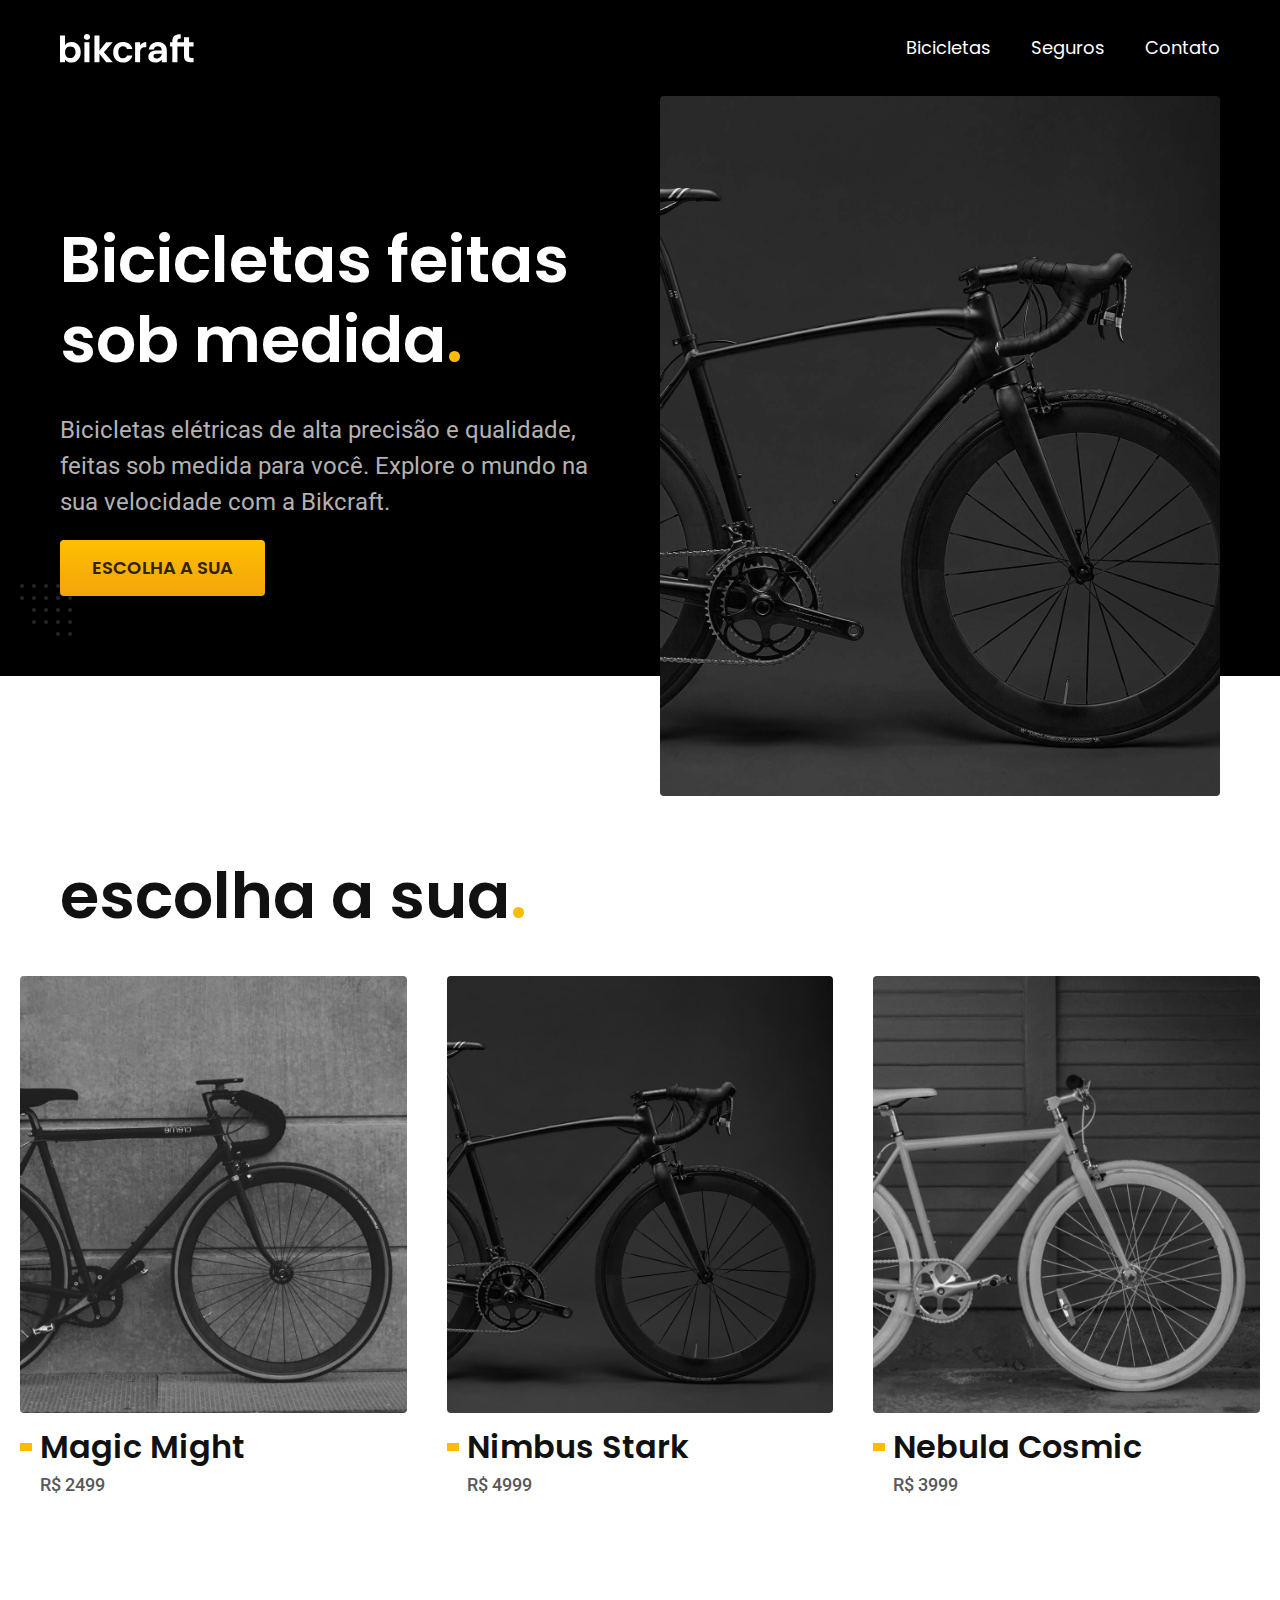
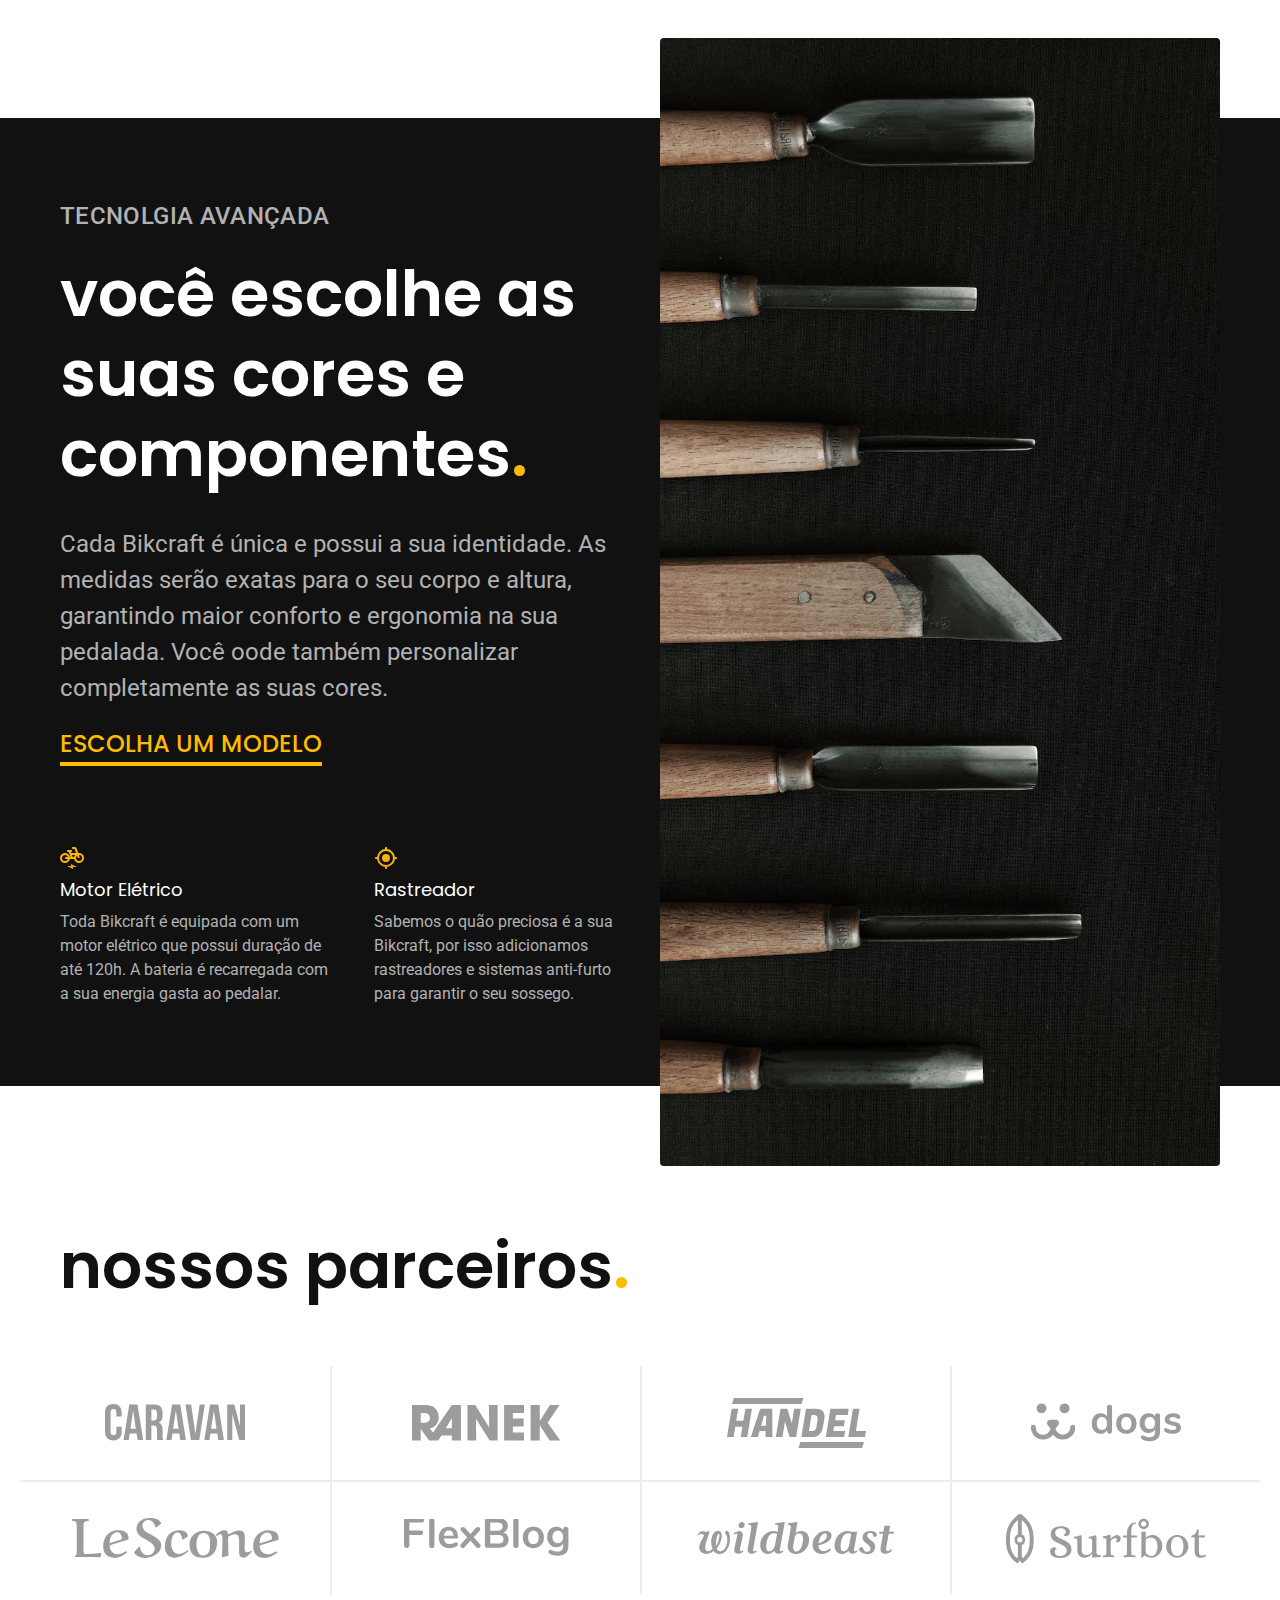
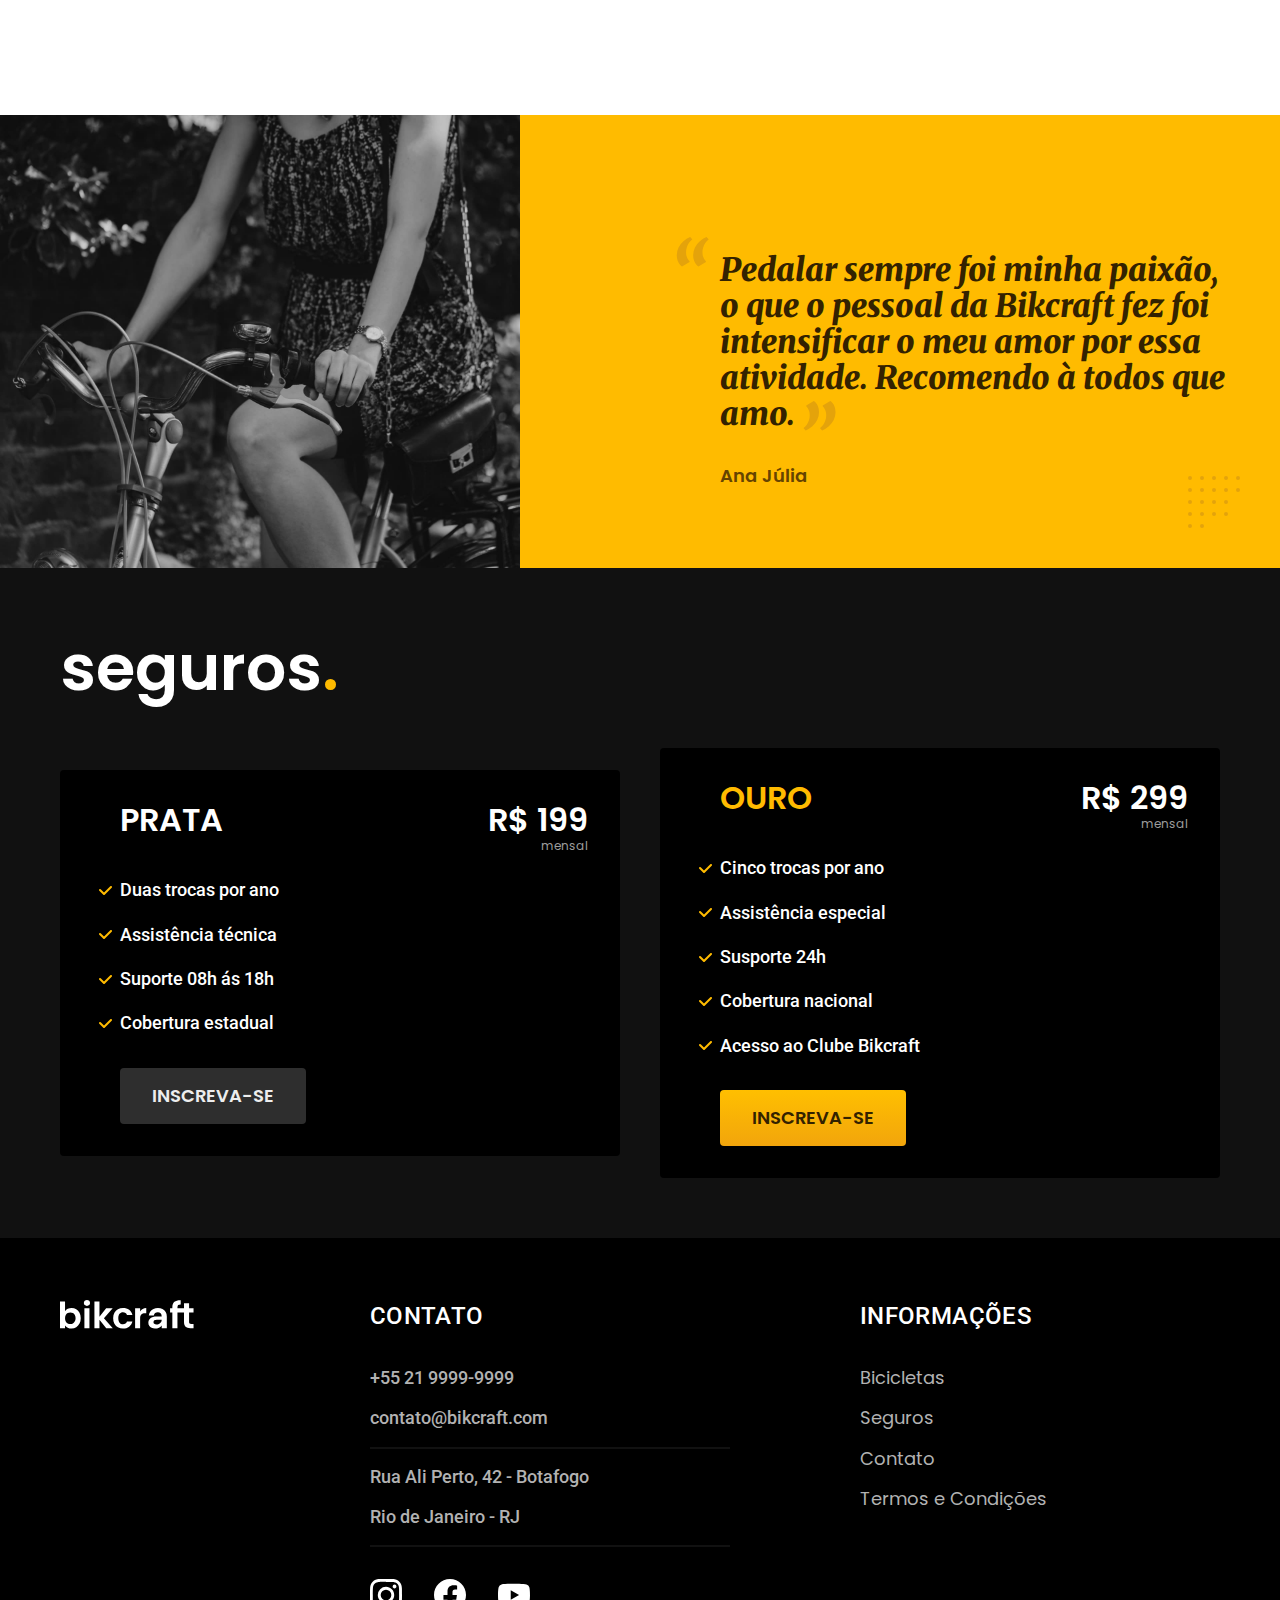
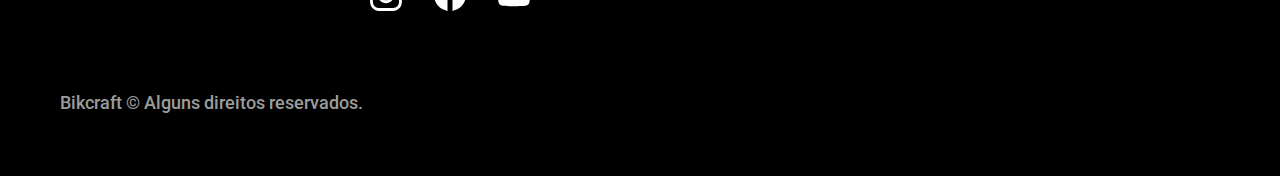
<file: index.html>
<!DOCTYPE html>
<html lang="pt-br">

<head>
  <meta charset="UTF-8">
  <meta name="viewport" content="width=device-width, initial-scale=1.0">

  <title>Bikcraft - Bicicletas Elétricas</title>
  <meta name="description" content="Bicicletas elétricas de alta precisão e qualidade,  feitas sob medida para o cliente. Explore o mundo na sua velocidade com a Bikcraft.">

  <link rel="icon" href="./favicon.svg" type="image/svg+xml">
  <link rel="preload" href="./css/style.min.css" as="style"> 
  <link rel="stylesheet" href="./css/style.min.css">
  <script>document.documentElement.classList.add("js");</script>

<link rel="preconnect" href="https://fonts.googleapis.com">
<link rel="preconnect" href="https://fonts.gstatic.com" crossorigin>
<link href="https://fonts.googleapis.com/css2?family=Merriweather:ital,wght@1,900&family=Poppins:wght@400;600&family=Roboto:wght@400;500&display=swap" rel="stylesheet">
</head>

<body>
  <header class="header-bg">
    <div class="header container">
      <a href="./">
        <img src="./img/bikcraft.svg" width="136" height="32" alt="Bikcraft">
      </a>

      <nav aria-label="primaria">
        <ul class="header-menu font-1-m cor-0">
          <li><a href="./bicicletas.html">Bicicletas</a></li>
          <li><a href="./seguros.html">Seguros</a></li>
          <li><a href="./contato.html">Contato</a></li>
        </ul>
      </nav>
    </div>
  </header>

  <main class="introducao-bg">
    <div class="introducao container">
      <div class="introducao-conteudo">
        <h1 class="font-1-xxl cor-0 fadeInDown" data-anime="200">Bicicletas feitas sob medida<span class="cor-p1">.</span></h1>
        <p class="font-2-l cor-5 fadeInDown" data-anime="400">Bicicletas elétricas de alta precisão e qualidade, feitas sob medida para você. Explore o mundo na sua velocidade com a Bikcraft.</p>
        <a class="botao fadeInDown" data-anime="600" href="./bicicletas.html">Escolha a sua</a>
      </div>
      <picture data-anime="800" class="fadeInDown">
        <source media="(max-width: 800px)" srcset="./img/bicicletas/nimbus.jpg">
        <img src="./img/fotos/introducao.jpg" width="1280" height="1600" alt="Bicicleta elétrica preta.">
      </picture>
    </div>
  </main>

  <article class="bicicletas-lista">
  <h2 class=" container font-1-xxl">escolha a sua<span class="cor-p1">.</span></h2>

  <ul class="bicicletas-lista">
    <li>
        <a href="./bicicletas/magic.html">
        <img src="./img/bicicletas/magic-home.jpg" width="920" height="1040" alt="Bicicleta preta">
        <h3 class="font-1-xl">Magic Might</h3>
        <span class="font-2-m cor-8">R$ 2499</span>
    </a>
    </li>
    <li>
        <a href="./bicicletas/nimbus.html">
        <img src="./img/bicicletas/nimbus-home.jpg" width="920" height="1040" alt="Bicicleta preta">
        <h3 class="font-1-xl">Nimbus Stark</h3>
        <span class="font-2-m cor-8">R$ 4999</span>
    </a>
    </li>
    <li>
        <a href="./bicicletas/nebula.html">
        <img src="./img/bicicletas/nebula-home.jpg" width="920" height="1040" alt="Bicicleta preta">
        <h3 class="font-1-xl">Nebula Cosmic</h3>
        <span class="font-2-m cor-8">R$ 3999</span>
    </a>
    </li>
  </ul>
</article>

<article class="tecnologia-bg">
  <div class="tecnologia container">
    <div class="tecnologia-conteudo">
      <span class="font-2-l-b cor-5">Tecnolgia Avançada</span>
      <h2 class="font-1-xxl cor-0">você escolhe as suas cores e componentes<span class="cor-p1">.</span></h2>
      <p class="font-2-l cor-5">Cada Bikcraft é única e possui a sua identidade. As medidas serão exatas para o seu corpo e altura, garantindo maior conforto e ergonomia na sua pedalada. Você oode também personalizar completamente as suas cores.</p>
      <a class="link" href="./bicicletas.html">Escolha um modelo</a>
      <div class="tecnologia-vantagens">
    <div>
      <img src="./img/icones/eletrica.svg" width="24" height="24" alt="">
      <h3 class="font-1-m cor-0">Motor Elétrico</h3>
      <p class="font-2-s cor-5">Toda Bikcraft é equipada com um motor elétrico que possui duração de até 120h. A bateria é recarregada com a sua energia gasta ao pedalar.</p>
    </div>
    <div>
      <img src="./img/icones/rastreador.svg" width="24" height="24" alt="">
      <h3 class="font-1-m cor-0">Rastreador</h3>
      <p class="font-2-s cor-5">Sabemos o quão preciosa é a sua Bikcraft, por isso adicionamos rastreadores e sistemas anti-furto para garantir o seu sossego.</p>
    </div>
   </div>
   </div>
  <div class="tecnologia-imagem">
     <img src="./img/fotos/tecnologia.jpg" width="1200" height="1920" alt="">
   </div>
  </div>
</article>

<section class="parceiros" aria-label="Nossos Parceiros">
  <h2 class="container font-1-xxl">nossos parceiros<span class="cor-p1">.</span></h2>

  <ul>
    <li><img src="./img/parceiros/caravan.svg" width="140" height="38" alt="caravan"></li>
    <li><img src="./img/parceiros/ranek.svg" width="149" height="36" alt="ranek"></li>
    <li><img src="./img/parceiros/handel.svg" width="139" height="50" alt="handel"></li>
    <li><img src="./img/parceiros/dogs.svg" width="152" height="39" alt="dogs"></li>
    <li><img src="./img/parceiros/lescone.svg" width="208" height="41" alt="lescone"></li>
    <li><img src="./img/parceiros/flexblog.svg" width="165" height="38" alt="flexblog"></li>
    <li><img src="./img/parceiros/wildbeast.svg" width="196" height="34" alt="wildbeast"></li>
    <li><img src="./img/parceiros/surfbot.svg" width="200" height="49" alt="surfbot"></li>
  </ul>
</section>

<section class="depoimento" aria-label="Depoimento">
  <div>
    <img src="./img/fotos/depoimento.jpg" width="1560" height="1360" alt="Pessoa pedalando uma bicicleta Bikcraft">
  </div>
  <div class="depoimento-conteudo">
    <blockquote class="font-1-xl cor-p5">
      <p>Pedalar sempre foi minha paixão, o que o pessoal da Bikcraft fez foi intensificar o meu amor por essa atividade. Recomendo à todos que amo.</p>
    </blockquote>
    <span class="font-1-m-b cor-p4">Ana Júlia</span>
  </div>
</section>

<article class="seguros-bg">
  <div class="seguros container">
    <h2 class="font-1-xxl cor-0">seguros<span class="cor-p1">.</span></h2>
    <div class="seguros-item">
      <h3 class="font-1-xl cor-0">PRATA</h3>
      <span class="font-1-xl cor-0">R$ 199 <span class="font-1-xs cor-6">mensal</span></span>
    <ul class="font-2-m cor-0">
      <li>Duas trocas por ano</li>
      <li>Assistência técnica</li>
      <li>Suporte 08h ás 18h</li>
      <li>Cobertura estadual</li>
    </ul>
    <a class="botao secundario" href="./orcamento.html">Inscreva-se</a>
    </div>

    <div class="seguros-item">
      <h3 class="font-1-xl cor-p1">OURO</h3>
      <span class="font-1-xl cor-0">R$ 299 <span class="font-1-xs cor-6">mensal</span></span>
    <ul class="font-2-m cor-0">
      <li>Cinco trocas por ano</li>
      <li>Assistência especial</li>
      <li>Susporte 24h</li>
      <li>Cobertura nacional</li>
      <li>Acesso ao Clube Bikcraft</li>
    </ul>
    <a class="botao" href="./orcamento.html">Inscreva-se</a>
    </div>
  </div>
</article>

<footer class="footer-bg">
  <div class="footer container">
    <img src="./img/bikcraft.svg" width="136" height="32" alt="Bikcraft">
    <div class="footer-contato">
     <h3 class="font-2-l-b cor-0">Contato</h3>
     <ul class="font-2-m cor-5">
      <li><a href="tel:+552199999999">+55 21 9999-9999</a></li>
      <li><a href="mailto:contato@bikcraft.com">contato@bikcraft.com</a></li>
      <li>Rua Ali Perto, 42 - Botafogo</li>
      <li>Rio de Janeiro - RJ</li>
     </ul>
     <div class="footer-redes">
      <a href="./">
        <img src="./img/redes/instagram.svg" width="32" height="32" alt="Instagram">
      </a>
      <a href="./">
        <img src="./img/redes/facebook.svg" width="32" height="32" alt="Facebook">
      </a>
      <a href="./">
        <img src="./img/redes/youtube.svg" width="32" height="32" alt="Youtube">
      </a>

     </div>
    </div>
    <div class="footer-informacoes">
     <h3 class="font-2-l-b cor-0">Informações</h3>
     <nav>
      <ul class="font-1-m cor-5">
        <li><a href="./bicicletas.html">Bicicletas</a></li>
        <li><a href="./seguros.html">Seguros</a></li>
        <li><a href="./contato.html">Contato</a></li>
        <li><a href="./termos.html">Termos e Condições</a></li>
      </ul>
     </nav>
    </div>
    <p class="footer-copy font font-2-m cor-6">Bikcraft © Alguns direitos reservados.</p>
  </div>
</footer>

<script src="./js/plugins/simple-anime.js"></script>
<script src="./js/script.js"></script>
</body>

</html>
</file>
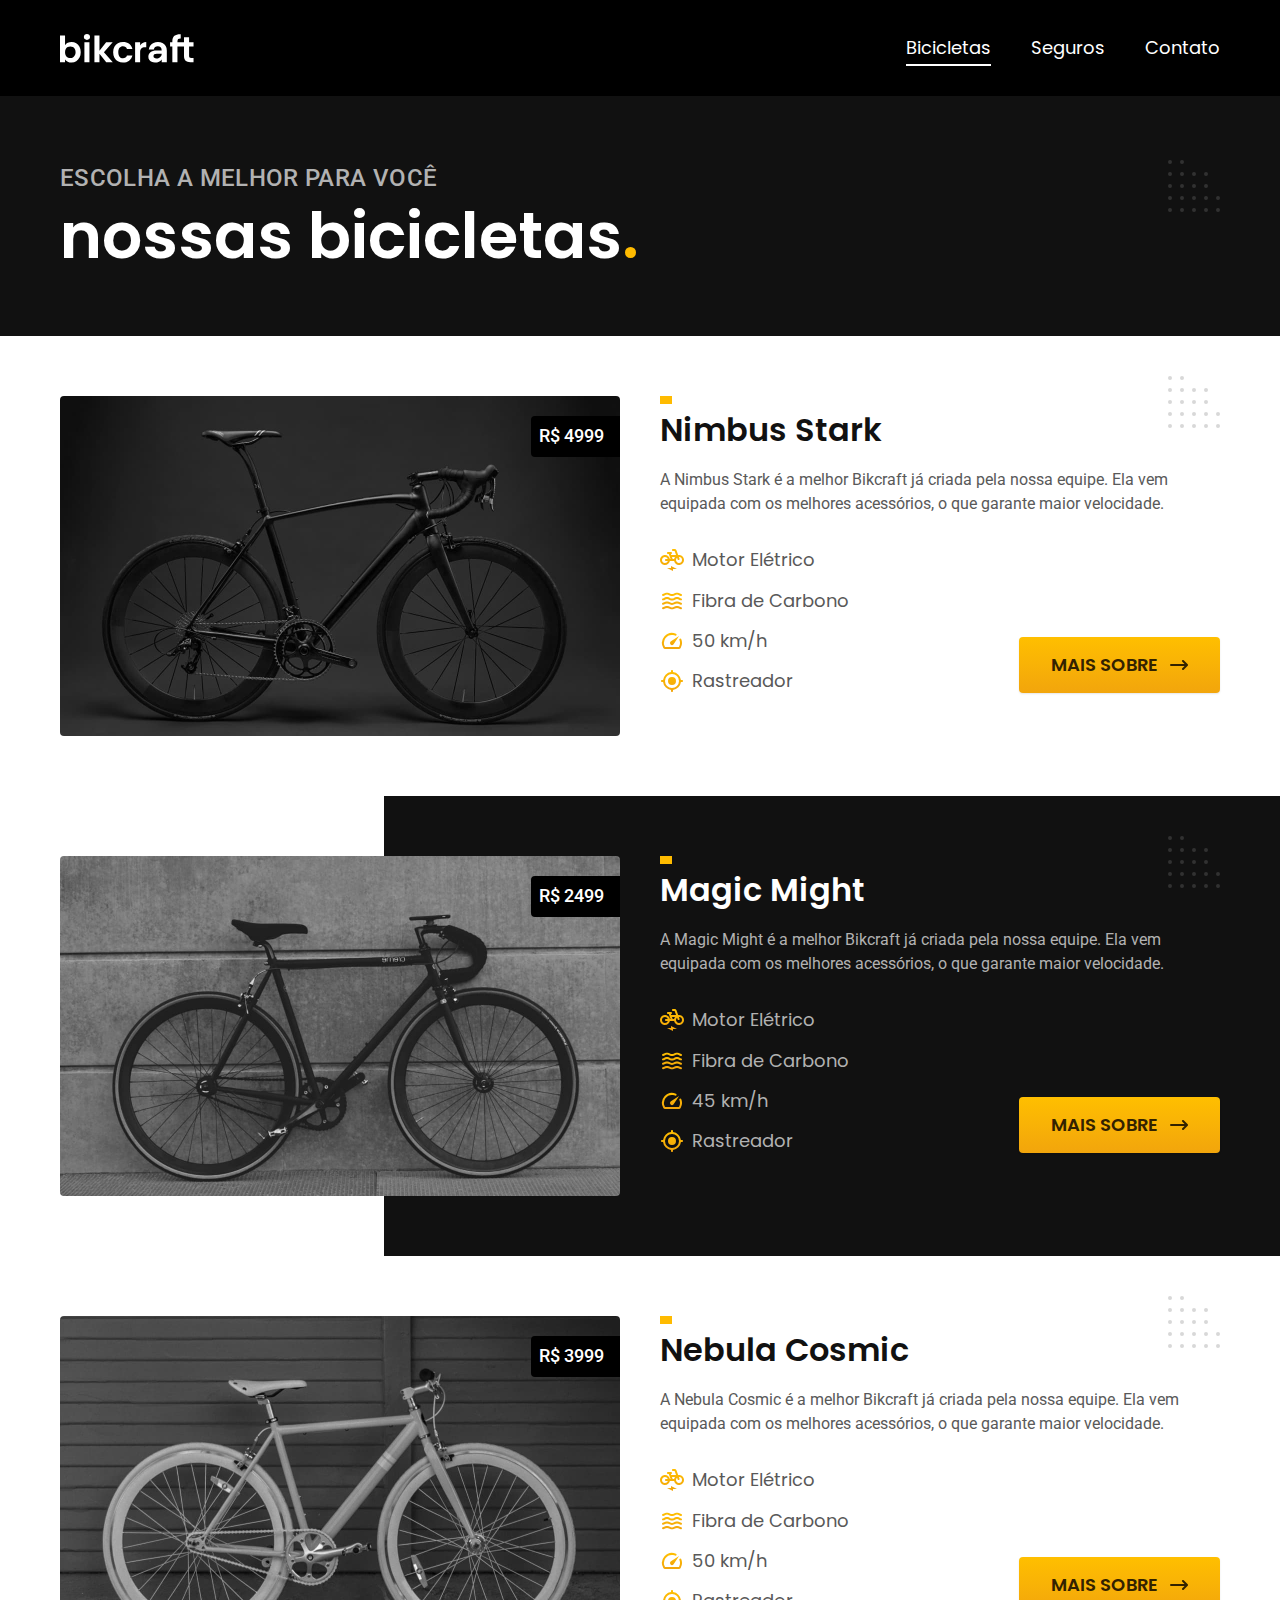
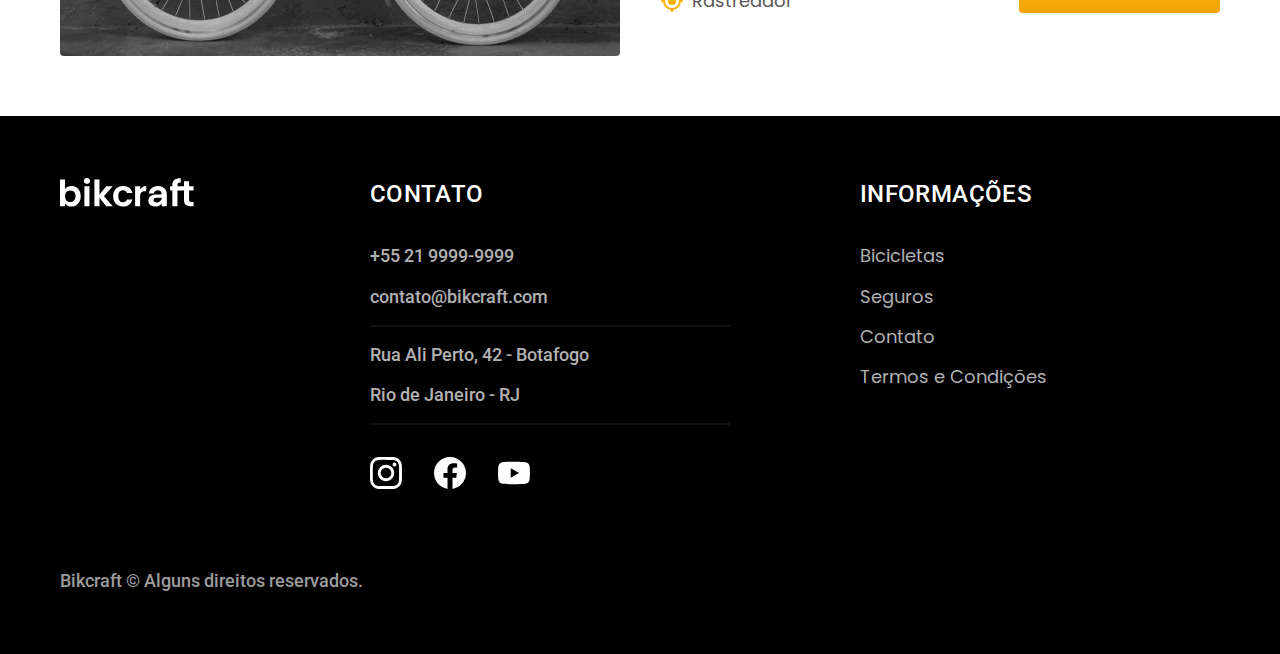
<file: bicicletas.html>
<!DOCTYPE html>
<html lang="pt-br">

<head>
  <meta charset="UTF-8">
  <meta name="viewport" content="width=device-width, initial-scale=1.0">

  <title>Bicicletas | Bikcraft</title>
  <meta name="description" content="Termos e condições.">

  <link rel="icon" href="./favicon.svg" type="image/svg+xml">
  <link rel="preload" href="./css/style.min.css" as="style"> <link rel="stylesheet" href="./css/style.min.css">
  <link rel="preconnect" href="https://fonts.googleapis.com">
<link rel="preconnect" href="https://fonts.gstatic.com" crossorigin>
<link href="https://fonts.googleapis.com/css2?family=Merriweather:ital,wght@1,900&family=Poppins:wght@400;600&family=Roboto:wght@400;500&display=swap" rel="stylesheet">
<script>document.documentElement.classList.add("js");</script>
</head>

<body id="bicicletas">
  <header class="header-bg">
    <div class="header container">
      <a href="./">
        <img src="./img/bikcraft.svg" width="136" height="32" alt="Bikcraft">
      </a>

      <nav aria-label="primaria">
        <ul class="header-menu font-1-m cor-0">
          <li><a href="./bicicletas.html">Bicicletas</a></li>
          <li><a href="./seguros.html">Seguros</a></li>
          <li><a href="./contato.html">Contato</a></li>
        </ul>
      </nav>
    </div>
  </header>

  <main>
    <div class="titulo-bg">
        <div class="titulo container">
            <p class="font-2-l-b cor-5">Escolha a melhor para você</p>
          <h1 class="font-1-xxl cor-0">nossas bicicletas<span class="cor-p1">.</span></h1>
        </div>
    </div>
    
        <div class="bicicletas container">
            <div class="bicicletas-imagem">
               <img src="./img/bicicletas/nimbus.jpg" width="1120" height="680" alt="Bicicleta preta">
               <span class="font-2-m cor-0">R$ 4999</span>
            </div>
            <div class="bicicletas-conteudo">
              <h2 class="font-1-xl">Nimbus Stark</h2>
              <p class="font-2-s cor-8">A Nimbus Stark é a melhor Bikcraft já criada pela nossa equipe. Ela vem equipada com os melhores acessórios, o que garante maior velocidade.</p>
              <ul class="font-1-m cor-8">
                <li>
                    <img src="./img/icones/eletrica.svg" width="32" height="32" alt="">
                    Motor Elétrico
                </li>
                <li>
                    <img src="./img/icones/carbono.svg" width="32" height="32" alt="">
                    Fibra de Carbono
                </li>
                <li>
                    <img src="./img/icones/velocidade.svg" width="32" height="32" alt="">
                    50 km/h
                </li>
                <li>
                    <img src="./img/icones/rastreador.svg" width="32" height="32" alt="">
                    Rastreador
                </li>
                
              </ul>
              <a class="botao seta" href="./bicicletas/nimbus.html">Mais Sobre</a>
            </div>
        </div>
    
    <div class="bicicletas-bg">
        <div class="bicicletas container">
            <div class="bicicletas-imagem">
               <img src="./img/bicicletas/magic.jpg" width="1120" height="680" alt="Bicicleta preta">
               <span class="font-2-m cor-0">R$ 2499</span>
            </div>
            <div class="bicicletas-conteudo">
              <h2 class="font-1-xl cor-0">Magic Might</h2>
              <p class="font-2-s cor-5">A Magic Might é a melhor Bikcraft já criada pela nossa equipe. Ela vem equipada com os melhores acessórios, o que garante maior velocidade.</p>
              <ul class="font-1-m cor-5">
                <li>
                    <img src="./img/icones/eletrica.svg" width="32" height="32" alt="">
                    Motor Elétrico
                </li>
                <li>
                    <img src="./img/icones/carbono.svg" width="32" height="32" alt="">
                    Fibra de Carbono
                </li>
                <li>
                    <img src="./img/icones/velocidade.svg" width="32" height="32" alt="">
                    45 km/h
                </li>
                <li>
                    <img src="./img/icones/rastreador.svg" width="32" height="32" alt="">
                    Rastreador
                </li>
                
              </ul>
              <a class="botao seta" href="./bicicletas/magic.html">Mais Sobre</a>
            </div>
        </div>
    </div>
    
        <div class="bicicletas container">
            <div class="bicicletas-imagem">
               <img src="./img/bicicletas/nebula.jpg" width="1120" height="680" alt="Bicicleta preta">
               <span class="font-2-m cor-0">R$ 3999</span>
            </div>
            <div class="bicicletas-conteudo">
              <h2 class="font-1-xl">Nebula Cosmic</h2>
              <p class="font-2-s cor-8">A Nebula Cosmic é a melhor Bikcraft já criada pela nossa equipe. Ela vem equipada com os melhores acessórios, o que garante maior velocidade.</p>
              <ul class="font-1-m cor-8">
                <li>
                    <img src="./img/icones/eletrica.svg"  width="32" height="32" alt="">
                    Motor Elétrico
                </li>
                <li>
                    <img src="./img/icones/carbono.svg" width="32" height="32" alt="">
                    Fibra de Carbono
                </li>
                <li>
                    <img src="./img/icones/velocidade.svg" width="32" height="32" alt="">
                    50 km/h
                </li>
                <li>
                    <img src="./img/icones/rastreador.svg" width="32" height="32" alt="">
                    Rastreador
                </li>
            </ul>
            <a class="botao seta" href="./bicicletas/nebula.html">Mais Sobre</a>
         </div>
        </div>
    

  </main>



  <footer class="footer-bg">
    <div class="footer container">
      <img src="./img/bikcraft.svg" width="136" height="32" alt="Bikcraft">
      <div class="footer-contato">
       <h3 class="font-2-l-b cor-0">Contato</h3>
       <ul class="font-2-m cor-5">
        <li><a href="tel:+552199999999">+55 21 9999-9999</a></li>
        <li><a href="mailto:contato@bikcraft.com">contato@bikcraft.com</a></li>
        <li>Rua Ali Perto, 42 - Botafogo</li>
        <li>Rio de Janeiro - RJ</li>
       </ul>
       <div class="footer-redes">
        <a href="./">
          <img src="./img/redes/instagram.svg" width="32" height="32" alt="Instagram">
        </a>
        <a href="./">
          <img src="./img/redes/facebook.svg" width="32" height="32" alt="Facebook">
        </a>
        <a href="./">
          <img src="./img/redes/youtube.svg" width="32" height="32" alt="Youtube">
        </a>
  
       </div>
      </div>
      <div class="footer-informacoes">
       <h3 class="font-2-l-b cor-0">Informações</h3>
       <nav>
        <ul class="font-1-m cor-5">
          <li><a href="./bicicletas.html">Bicicletas</a></li>
          <li><a href="./seguros.html">Seguros</a></li>
          <li><a href="./contato.html">Contato</a></li>
          <li><a href="./termos.html">Termos e Condições</a></li>
        </ul>
       </nav>
      </div>
      <p class="footer-copy font font-2-m cor-6">Bikcraft © Alguns direitos reservados.</p>
    </div>
  </footer>
  <script src="./js/script.js"></script>
</body>
  
  </html>
</file>
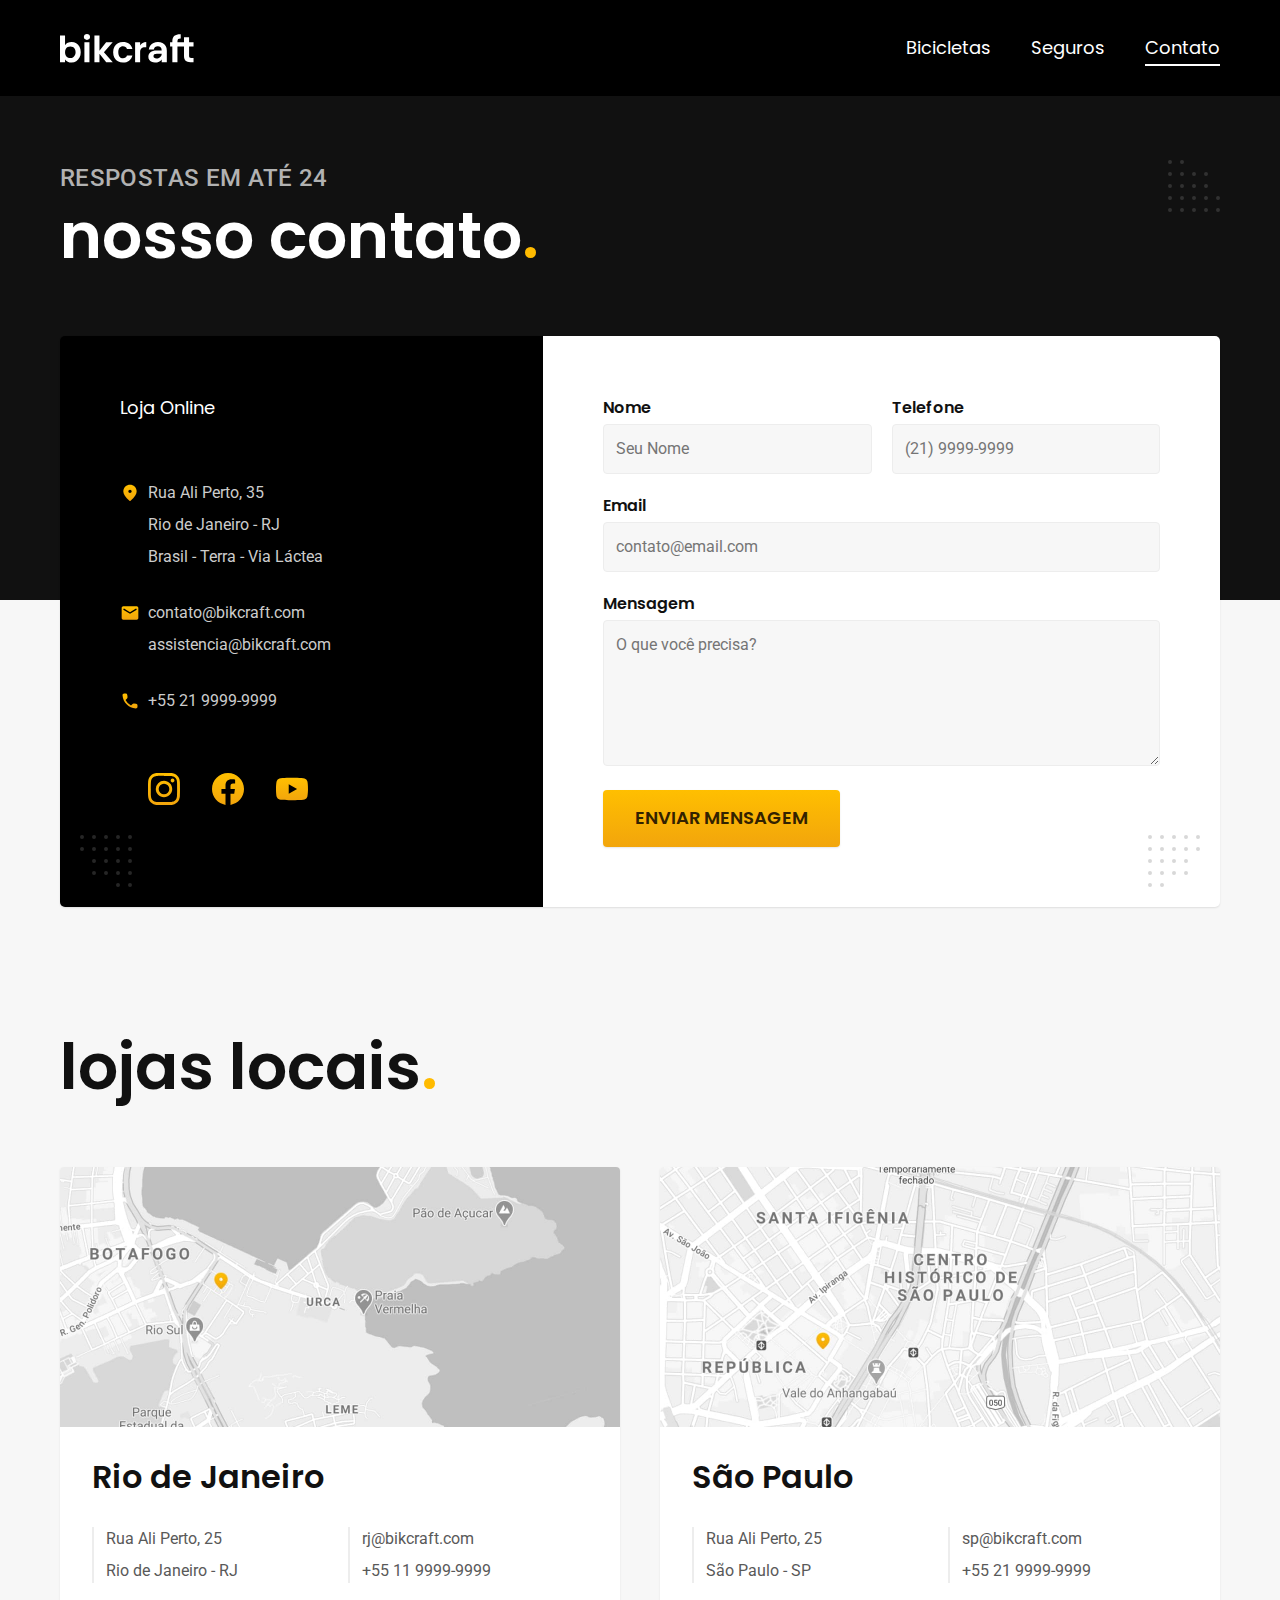
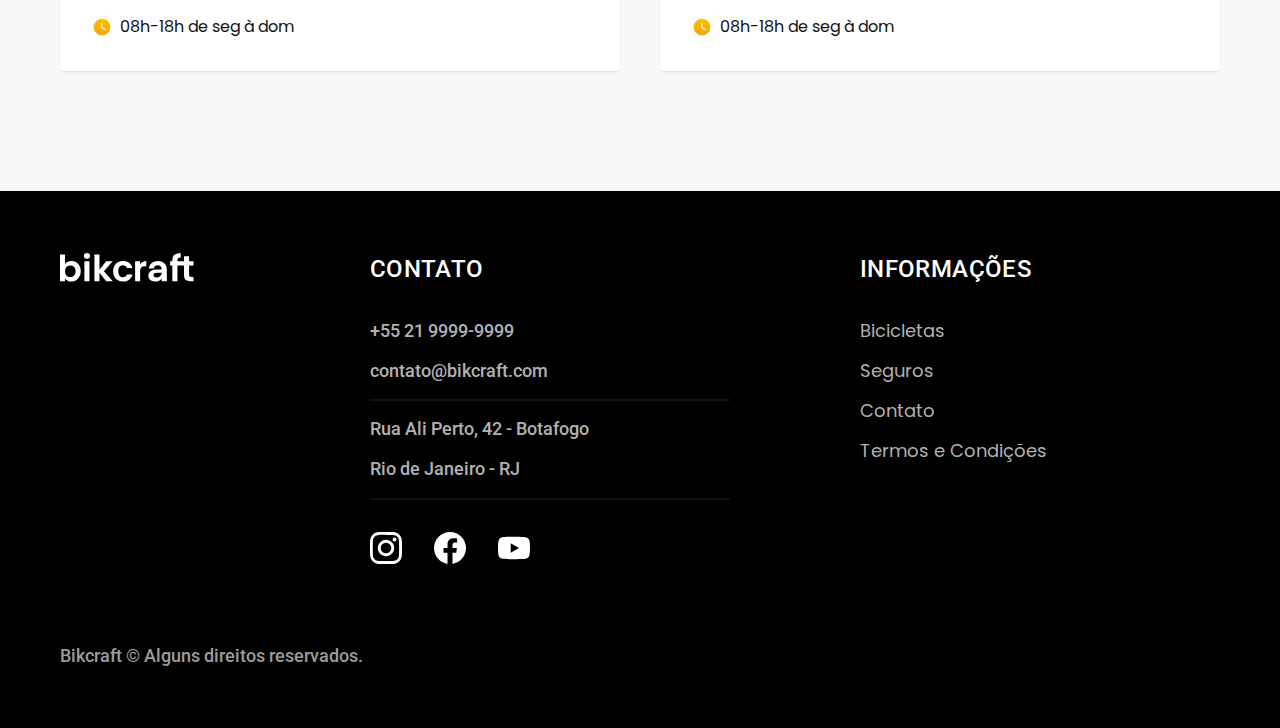
<file: contato.html>
<!DOCTYPE html>
<html lang="pt-br">

<head>
  <meta charset="UTF-8">
  <meta name="viewport" content="width=device-width, initial-scale=1.0">

  <title>Contato | Bikcraft</title>
  <meta name="description" content="Contato.">

  <link rel="icon" href="./favicon.svg" type="image/svg+xml">
  <link rel="preload" href="./css/style.min.css" as="style"> <link rel="stylesheet" href="./css/style.min.css">
  <link rel="preconnect" href="https://fonts.googleapis.com">
<link rel="preconnect" href="https://fonts.gstatic.com" crossorigin>
<link href="https://fonts.googleapis.com/css2?family=Merriweather:ital,wght@1,900&family=Poppins:wght@400;600&family=Roboto:wght@400;500&display=swap" rel="stylesheet">
<script>document.documentElement.classList.add("js");</script>
</head>

<body id="contato">
  <header class="header-bg">
    <div class="header container">
      <a href="./">
        <img src="./img/bikcraft.svg" width="136" height="32" alt="Bikcraft">
      </a>

      <nav aria-label="primaria">
        <ul class="header-menu font-1-m cor-0">
          <li><a href="./bicicletas.html">Bicicletas</a></li>
          <li><a href="./seguros.html">Seguros</a></li>
          <li><a href="./contato.html">Contato</a></li>
        </ul>
      </nav>
    </div>
  </header>

  <main>
    <div class="titulo-bg">
        <div class="titulo container">
            <p class="font-2-l-b cor-5">Respostas em até 24</p>
          <h1 class="font-1-xxl cor-0">nosso contato<span class="cor-p1">.</span></h1>
        </div>
    </div>

    <div class="contato container">
      <section class="contato-dados" aria-label="Endereço">
        <h2 class="font-1-m cor-0">Loja Online</h2>
        <div class="contato-endereco font-2-s cor-4">
          <p>Rua Ali Perto, 35</p>
          <p>Rio de Janeiro - RJ</p>
          <p>Brasil - Terra - Via Láctea</p>
        </div>
        <address class="contato-meios font-2-s cor-4">
          <a href="mailto:contato@bikcraft.com">contato@bikcraft.com</a>
          <a href="mailto:assistencia@bikcraft.com">assistencia@bikcraft.com</a>
          <a href="tel:+552199999999">+55 21 9999-9999</a>
        </address>
        <div class="contato-redes">
          <a href="./">
            <img src="./img/redes/instagram-p.svg" width="32" height="32" alt="Instagram">
          </a>
          <a href="./">
            <img src="./img/redes/facebook-p.svg" width="32" height="32" alt="Facebook">
          </a>
          <a href="./">
            <img src="./img/redes/youtube-p.svg" width="32" height="32" alt="Youtube">
          </a>
        </div>
      </section>
      <section class="contato-formulario" aria-label="Formulário">
        <form class="form" action="./contato.html">
          <div>
          <label for="nome">Nome</label>
          <input type="text" id="nome" name="name" placeholder="Seu Nome">
        </div>
        <div>
          <label for="telefone">Telefone</label>
          <input type="text" id="telefone" name="telefone" placeholder="(21) 9999-9999">
        </div>
        <div class="col-2">
          <label for="email">Email</label>
          <input type="email" id="email" name="email" placeholder="contato@email.com">
        </div>
        <div class="col-2">
          <label for="mensagem">Mensagem</label>
          <textarea rows="5" id="mensagem" name="mensagem" placeholder="O que você precisa?"></textarea>
        </div>
        <button class="botao col-2">Enviar Mensagem</button>
        </form>
      </section>
    </div>
  </main>

  <article class="lojas container">
    <h2 class="font-1-xxl">lojas locais<span class="cor-p1">.</span></h2>
    <div class="lojas-item">
      <img src="./img/lojas/rj.jpg" width="1120" height="520" alt="mapa marcando o endereço em Rua Ali Perto, 25 - Rio de Janeiro - RJ">
      <div class="lojas-conteudo">
        <h3 class="font-1-xl">Rio de Janeiro</h3>
      <div class="lojas-dados font-2-s cor-8">
        <p>Rua Ali Perto, 25</p>
        <p>Rio de Janeiro - RJ</p>
      </div>
      <div class="lojas-dados font-2-s cor-8">
        <a href="mailto:rj@bikcraft.com">rj@bikcraft.com</a>
        <a href="tel:551199999999">+55 11 9999-9999</a>
      </div>
      <p class="lojas-tempo font-1-s"><img src="./img/icones/horario.svg" width="20" height="20" alt="">08h-18h de seg à dom</p>
    </div>
    </div>
    
    <div class="lojas-item">
      <img src="./img/lojas/sp.jpg" width="1120" height="520" alt="mapa marcando o endereço em Rua Ali Perto, 25 - São Paulo - SP">
      <div class="lojas-conteudo">
        <h3 class="font-1-xl">São Paulo</h3>
      <div class="lojas-dados font-2-s cor-8">
        <p>Rua Ali Perto, 25</p>
        <p>São Paulo - SP</p>
      </div>
      <div class="lojas-dados font-2-s cor-8">
        <a href="mailto:sp@bikcraft.com">sp@bikcraft.com</a>
        <a href="tel:552199999999">+55 21 9999-9999</a>
      </div>
      <p class="lojas-tempo font-1-s"><img src="./img/icones/horario.svg" width="20" height="20" alt="">08h-18h de seg à dom</p>
    </div>
    </div>
  </article>

  <footer class="footer-bg">
    <div class="footer container">
      <img src="./img/bikcraft.svg" width="136" height="32" alt="Bikcraft">
      <div class="footer-contato">
       <h3 class="font-2-l-b cor-0">Contato</h3>
       <ul class="font-2-m cor-5">
        <li><a href="tel:+552199999999">+55 21 9999-9999</a></li>
        <li><a href="mailto:contato@bikcraft.com">contato@bikcraft.com</a></li>
        <li>Rua Ali Perto, 42 - Botafogo</li>
        <li>Rio de Janeiro - RJ</li>
       </ul>
       <div class="footer-redes">
        <a href="./">
          <img src="./img/redes/instagram.svg" width="32" height="32" alt="Instagram">
        </a>
        <a href="./">
          <img src="./img/redes/facebook.svg" width="32" height="32" alt="Facebook">
        </a>
        <a href="./">
          <img src="./img/redes/youtube.svg" width="32" height="32" alt="Youtube">
        </a>
  
       </div>
      </div>
      <div class="footer-informacoes">
       <h3 class="font-2-l-b cor-0">Informações</h3>
       <nav>
        <ul class="font-1-m cor-5">
          <li><a href="./bicicletas.html">Bicicletas</a></li>
          <li><a href="./seguros.html">Seguros</a></li>
          <li><a href="./contato.html">Contato</a></li>
          <li><a href="./termos.html">Termos e Condições</a></li>
        </ul>
       </nav>
      </div>
      <p class="footer-copy font font-2-m cor-6">Bikcraft © Alguns direitos reservados.</p>
    </div>
  </footer>
  <script src="./js/script.js"></script>
</body>
  
  </html>
</file>
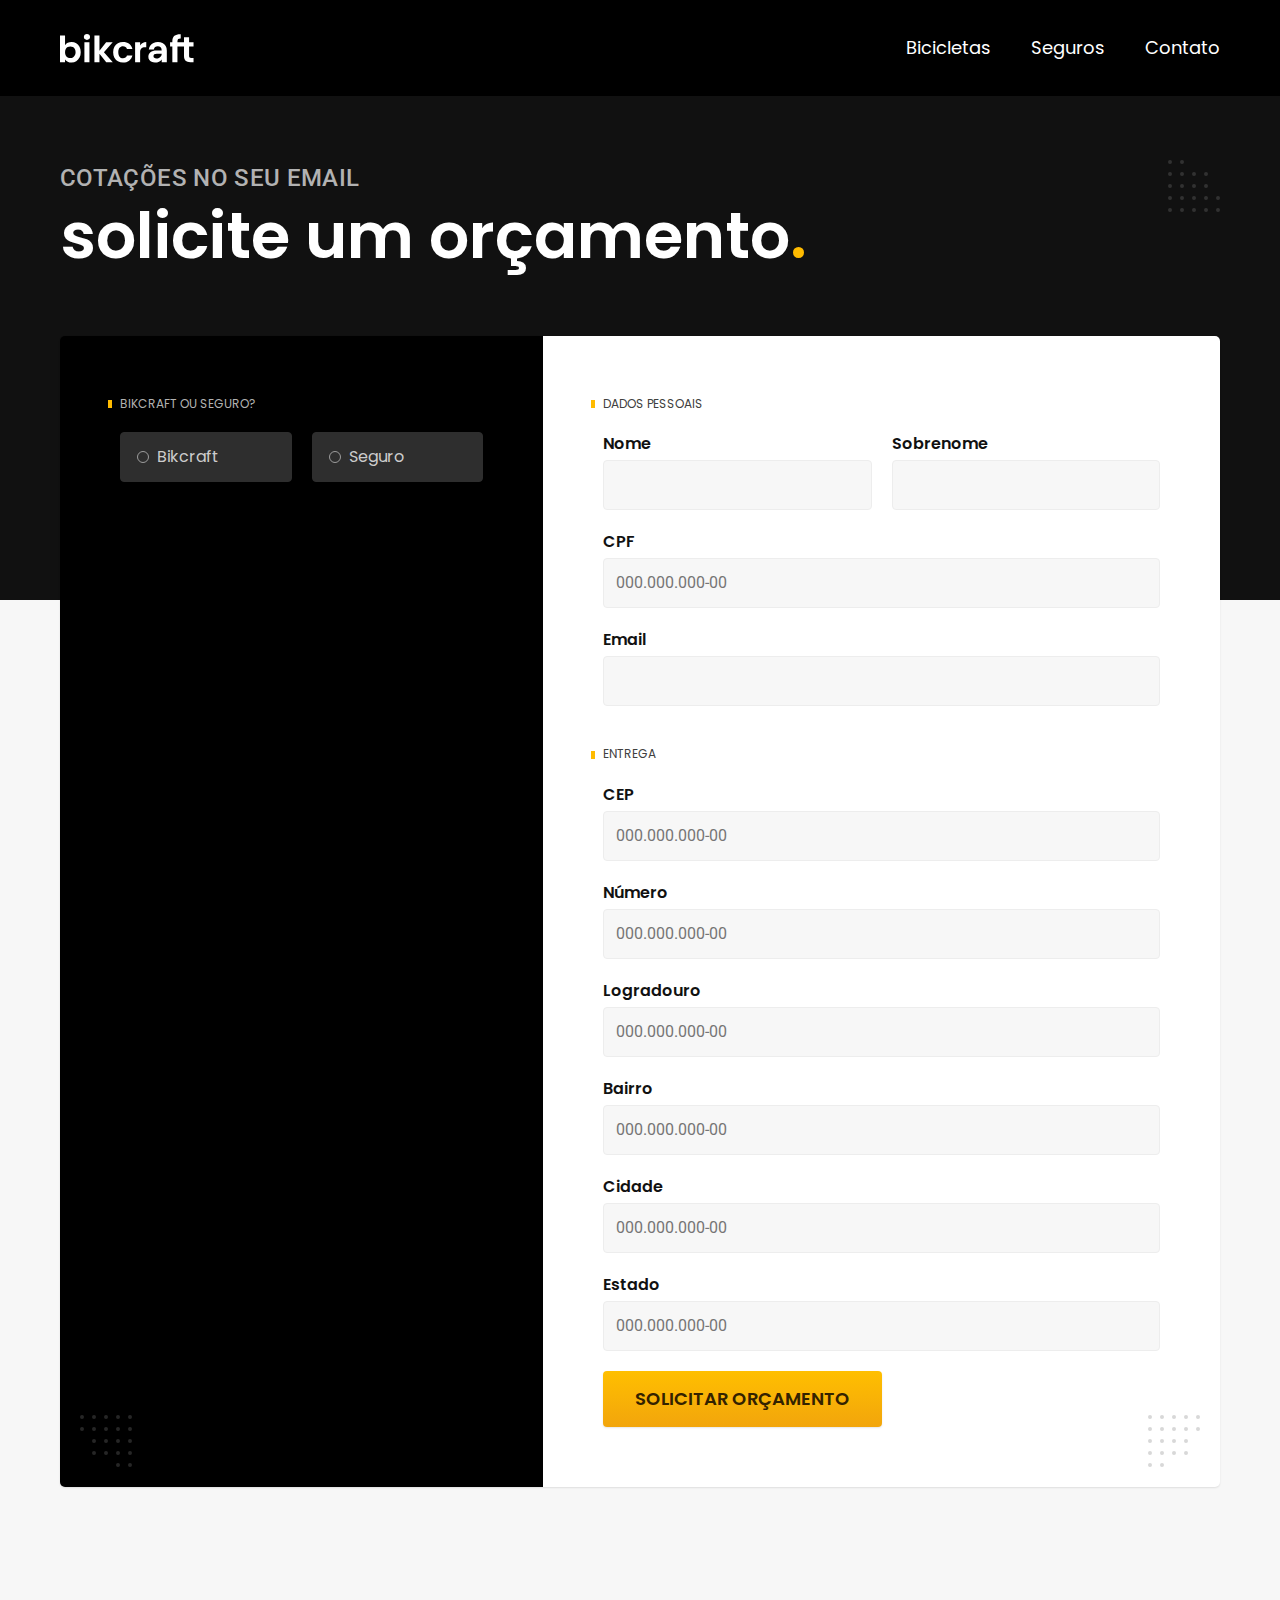
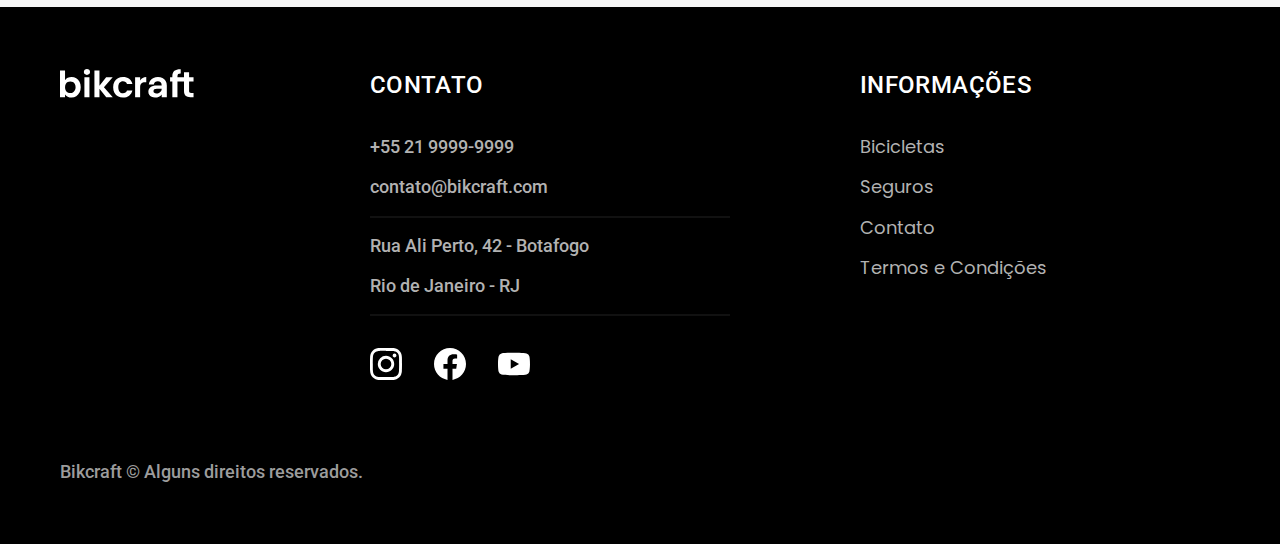
<file: orcamento.html>
<!DOCTYPE html>
<html lang="pt-br">

<head>
  <meta charset="UTF-8">
  <meta name="viewport" content="width=device-width, initial-scale=1.0">

  <title>Orçamento | Bikcraft</title>
  <meta name="description" content="Orçamento.">

  <link rel="icon" href="./favicon.svg" type="image/svg+xml">
  <link rel="preload" href="./css/style.min.css" as="style"> <link rel="stylesheet" href="./css/style.min.css">
<script>document.documentElement.classList.add("js");</script>

<link rel="preconnect" href="https://fonts.googleapis.com">
<link rel="preconnect" href="https://fonts.gstatic.com" crossorigin>
<link href="https://fonts.googleapis.com/css2?family=Merriweather:ital,wght@1,900&family=Poppins:wght@400;600&family=Roboto:wght@400;500&display=swap" rel="stylesheet">
</head>

<body id="orcamento">
  <header class="header-bg">
    <div class="header container">
      <a href="./">
        <img src="./img/bikcraft.svg" width="136" height="32" alt="Bikcraft">
      </a>

      <nav aria-label="primaria">
        <ul class="header-menu font-1-m cor-0">
          <li><a href="./bicicletas.html">Bicicletas</a></li>
          <li><a href="./seguros.html">Seguros</a></li>
          <li><a href="./contato.html">Contato</a></li>
        </ul>
      </nav>
    </div>
  </header>

  <main>
    <div class="titulo-bg">
        <div class="titulo container">
            <p class="font-2-l-b cor-5">Cotações no seu email</p>
          <h1 class="font-1-xxl cor-0">solicite um orçamento<span class="cor-p1">.</span></h1>
        </div>
    </div>

    <form class="orcamento container" action="./orcamento.html">
      <div class="orcamento-produto">
        <h2 class="font-1-xs cor-5">Bikcraft ou Seguro?</h2>

        <input type="radio" name="tipo" value="bikcraft" id="bikcraft">
        <label for="bikcraft">Bikcraft</label>
        
        <input type="radio" name="tipo" value="seguro" id="seguro">
        <label for="seguro">Seguro</label>

        <div class="orcamento-conteudo" id="orcamento-bikcraft">
          <h2 class="font-1-xs cor-5">Escolha a sua</h2>
          
        <input type="radio" name="produto" value="nimbus" id="nimbus">
        <label for="nimbus">Nimbus Stark <span>R$ 4999</span></label>
        <div class="orcamento-detalhes">
          <ul class="font-1-xs cor-8">
            <li><img src="./img/icones/eletrica.svg" width="32" height="32" alt=""> Motor Elétrico</li>
            <li><img src="./img/icones/carbono.svg" width="32" height="32" alt=""> Fibra de Carbono</li>
            <li><img src="./img/icones/velocidade.svg" width="32" height="32" alt=""> 50 km/h</li>
            <li><img src="./img/icones/rastreador.svg" width="32" height="32" alt=""> Rastreador</li>
          </ul>
          <img src="./img/bicicletas/nimbus.jpg" width="1120" height="680" alt="Bicicleta preta">
          </div>
          

        <input type="radio" name="produto" value="magic" id="magic">
        <label for="magic">Magic Might <span>R$ 2499</span></label>
        <div class="orcamento-detalhes">
          <ul class="font-1-xs cor-8">
            <li><img src="./img/icones/eletrica.svg" width="32" height="32" alt=""> Motor Elétrico</li>
            <li><img src="./img/icones/carbono.svg" width="32" height="32" alt=""> Fibra de Carbono</li>
            <li><img src="./img/icones/velocidade.svg" width="32" height="32" alt=""> 45 km/h</li>
            <li><img src="./img/icones/rastreador.svg" width="32" height="32" alt=""> Rastreador</li>
          </ul>
          <img src="./img/bicicletas/magic.jpg" width="1120" height="680" alt="Bicicleta preta">
        </div>

        <input type="radio" name="produto" value="nebula" id="nebula">
        <label for="nebula">Nebula Cosmic <span>R$ 3999</span></label>
        <div class="orcamento-detalhes">
          <ul class="font-1-xs cor-8">
            <li><img src="./img/icones/eletrica.svg" width="32" height="32" alt=""> Motor Elétrico</li>
            <li><img src="./img/icones/carbono.svg" width="32" height="32" alt=""> Fibra de Carbono</li>
            <li><img src="./img/icones/velocidade.svg" width="32" height="32" alt=""> 40 km/h</li>
            <li><img src="./img/icones/rastreador.svg" width="32" height="32" alt=""> Rastreador</li>
          </ul>
          <img src="./img/bicicletas/nebula.jpg" width="1120" height="680" alt="Bicicleta branca">
        </div>
      </div>

      <div class="orcamento-conteudo" id="orcamento-seguro">
        <h2 class="font-1-xs cor-5">Escolha o plano</h2>
          
        <input type="radio" name="produto" value="prata" id="prata">
        <label for="prata">Prata <span>R$ 199</span></label>

        <input type="radio" name="produto" value="ouro" id="ouro">
        <label for="ouro">Ouro <span>R$ 299</span></label>
      </div>
      </div>
      <div class="orcamento-dados form">
        <h2 class="font-1-xs cor-9 col-2">dados pessoais</h2>
        <div>
          <label for="nome">Nome</label>
          <input type="text" id="nome" name="nome">
        </div>
        <div>
          <label for="sobrenome">Sobrenome</label>
          <input type="text" id="sobrenome" name="sobrenome">
        </div>
        <div class="col-2">
          <label for="cpf">CPF</label>
          <input type="text" id="cpf" name="cpf" placeholder="000.000.000-00">
        </div>
        <div class="col-2">
          <label for="email">Email</label>
          <input type="email" id="email" name="email">
        </div>
        <h2 class="font-1-xs cor-9 col-2">entrega</h2>
        <div class="col-2">
          <label for="cep">CEP</label>
          <input type="text" id="cep" name="cep" placeholder="000.000.000-00">
        </div>
        <div class="col-2">
          <label for="numero">Número</label>
          <input type="text" id="numero" name="numero" placeholder="000.000.000-00">
        </div>
        <div class="col-2">
          <label for="logradouro">Logradouro</label>
          <input type="text" id="logradouro" name="logradouro" placeholder="000.000.000-00">
        </div>
        <div class="col-2">
          <label for="bairro">Bairro</label>
          <input type="text" id="bairro" name="bairro" placeholder="000.000.000-00">
        </div>
        <div class="col-2">
          <label for="cidade">Cidade</label>
          <input type="text" id="cidade" name="cidade" placeholder="000.000.000-00">
        </div>
        <div class="col-2">
          <label for="estado">Estado</label>
          <input type="text" id="estado" name="estado" placeholder="000.000.000-00">
        </div>
        <button class="botao col-2">Solicitar Orçamento</button>

      </div>
    </form>
  </main>



  <footer class="footer-bg">
    <div class="footer container">
      <img src="./img/bikcraft.svg" width="136" height="32" alt="Bikcraft">
      <div class="footer-contato">
       <h3 class="font-2-l-b cor-0">Contato</h3>
       <ul class="font-2-m cor-5">
        <li><a href="tel:+552199999999">+55 21 9999-9999</a></li>
        <li><a href="mailto:contato@bikcraft.com">contato@bikcraft.com</a></li>
        <li>Rua Ali Perto, 42 - Botafogo</li>
        <li>Rio de Janeiro - RJ</li>
       </ul>
       <div class="footer-redes">
        <a href="./">
          <img src="./img/redes/instagram.svg" width="32" height="32" alt="Instagram">
        </a>
        <a href="./">
          <img src="./img/redes/facebook.svg" width="32" height="32" alt="Facebook">
        </a>
        <a href="./">
          <img src="./img/redes/youtube.svg" width="32" height="32" alt="Youtube">
        </a>
  
       </div>
      </div>
      <div class="footer-informacoes">
       <h3 class="font-2-l-b cor-0">Informações</h3>
       <nav>
        <ul class="font-1-m cor-5">
          <li><a href="./bicicletas.html">Bicicletas</a></li>
          <li><a href="./seguros.html">Seguros</a></li>
          <li><a href="./contato.html">Contato</a></li>
          <li><a href="./termos.html">Termos e Condições</a></li>
        </ul>
       </nav>
      </div>
      <p class="footer-copy font font-2-m cor-6">Bikcraft © Alguns direitos reservados.</p>
    </div>
  </footer>
  <script src="./js/script.js"></script>
</body>
  
  </html>
</file>
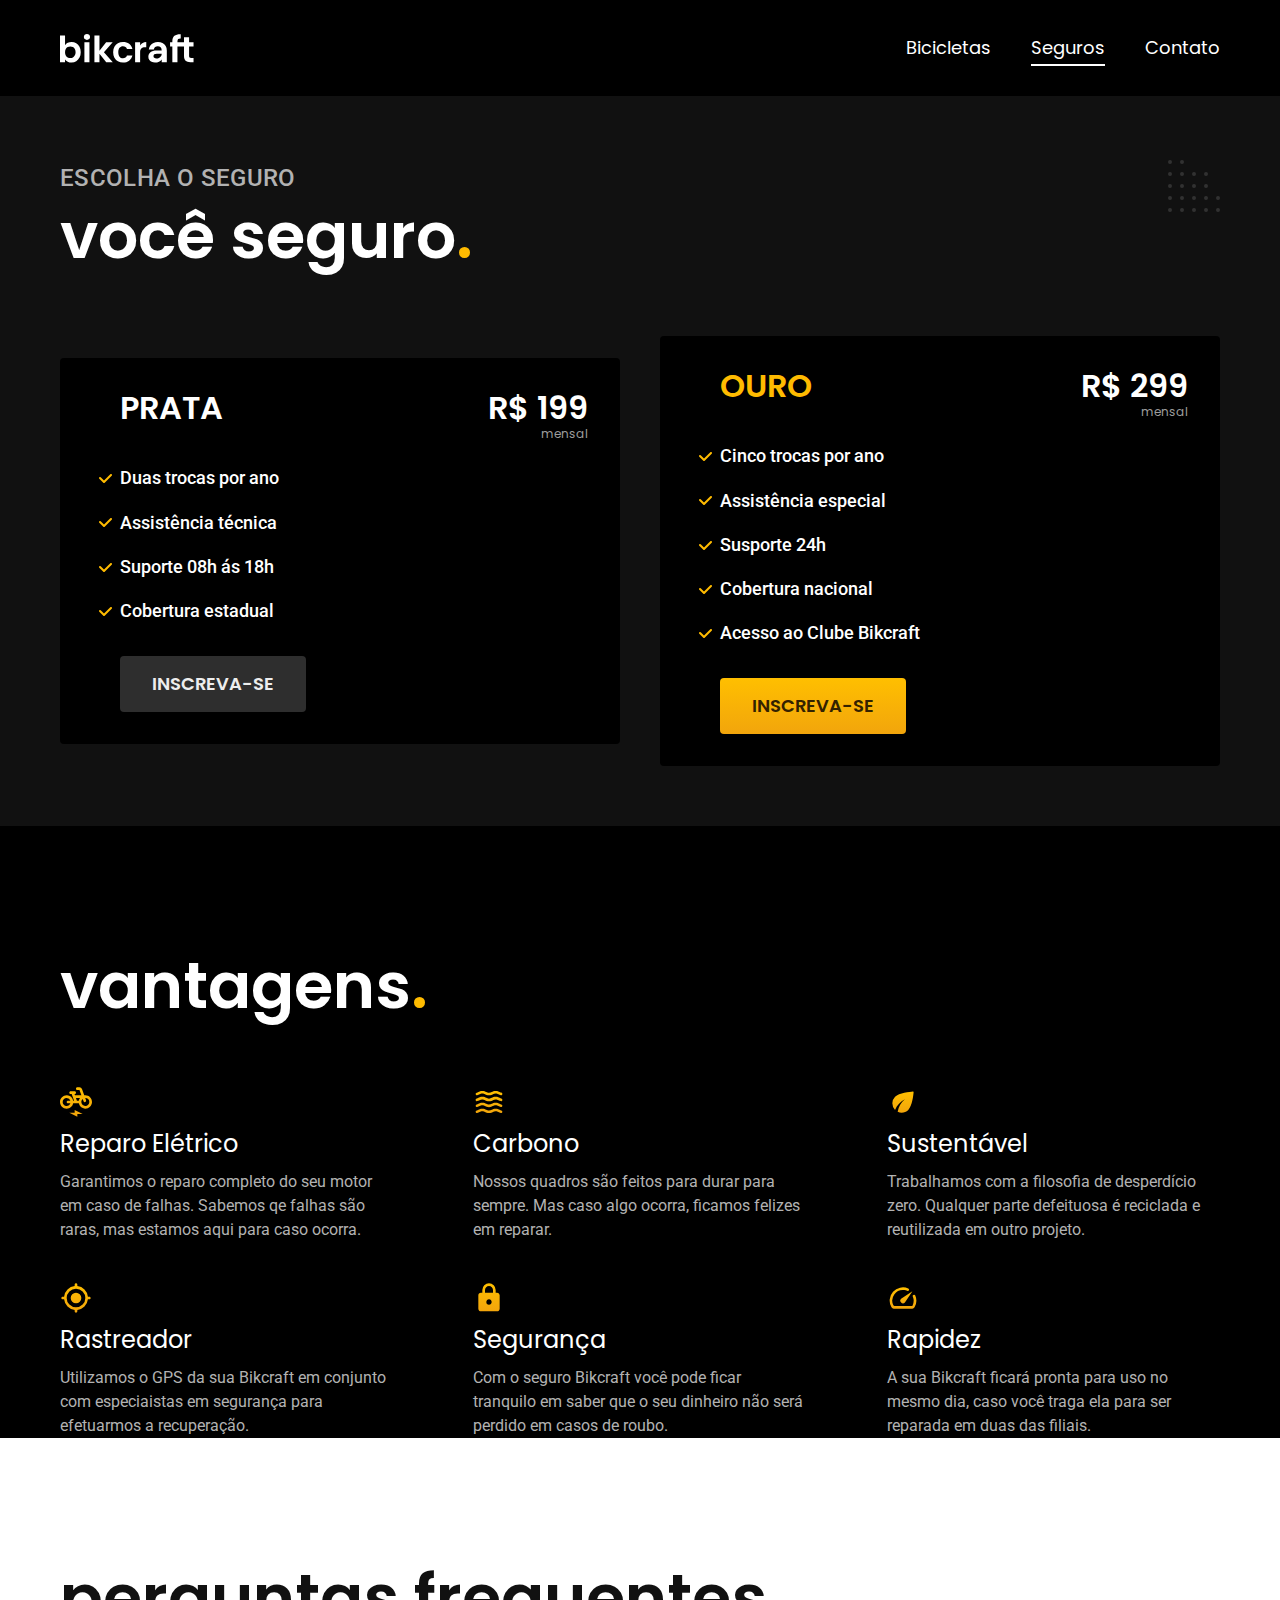
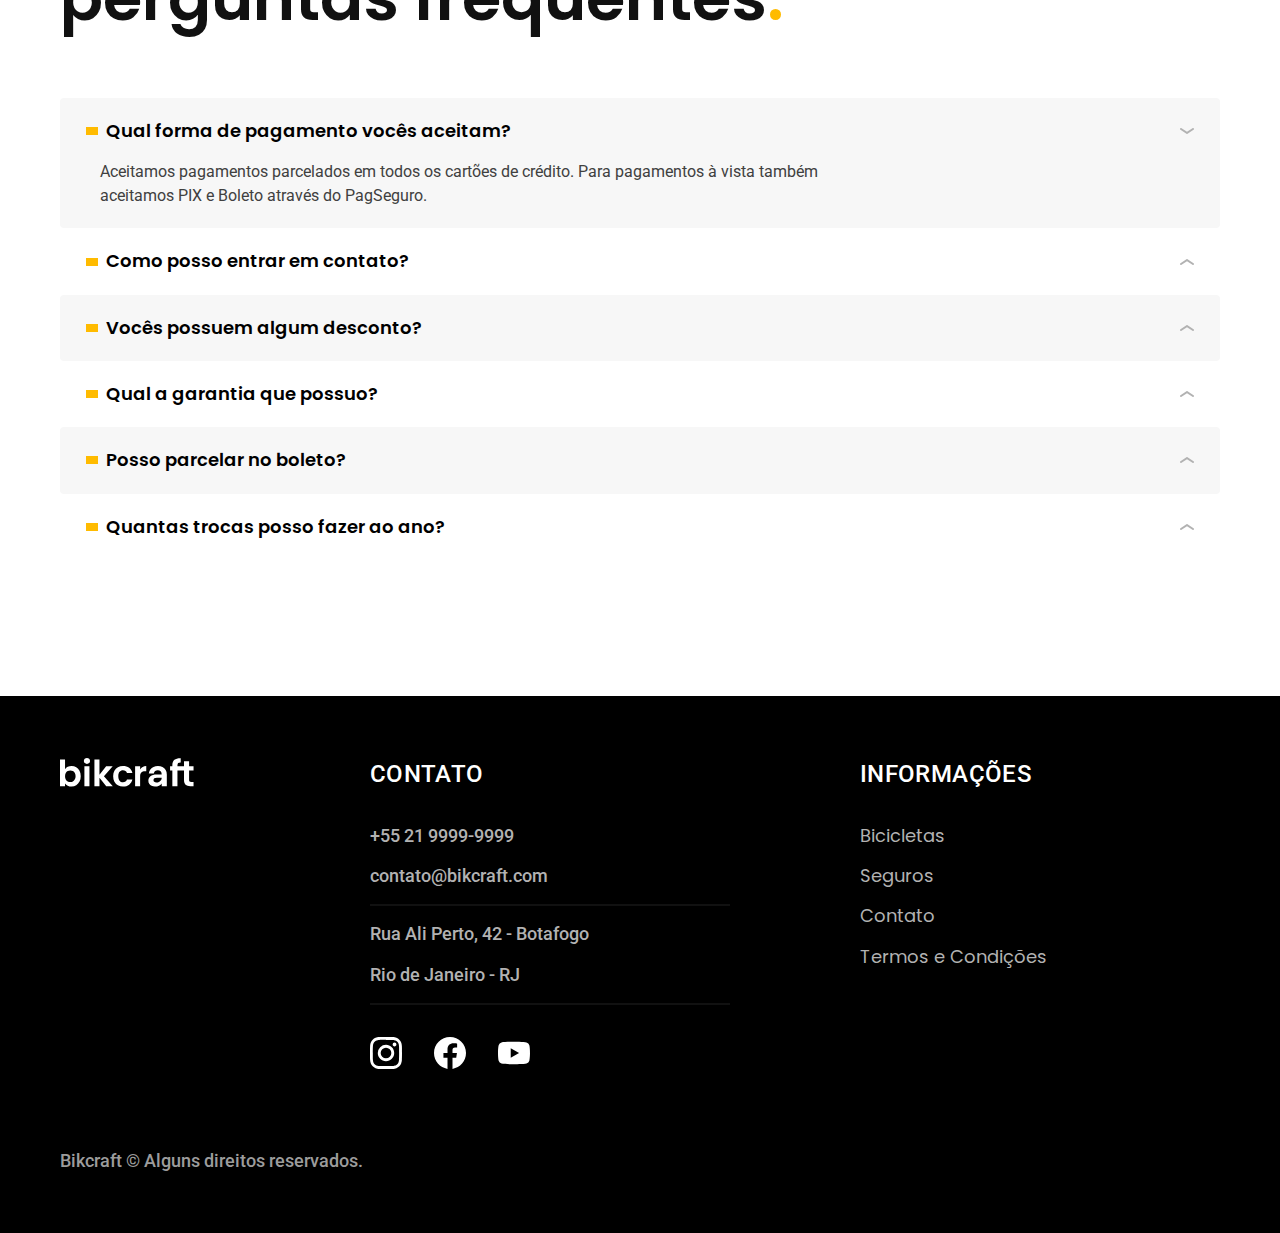
<file: seguros.html>
<!DOCTYPE html>
<html lang="pt-br">

<head>
  <meta charset="UTF-8">
  <meta name="viewport" content="width=device-width, initial-scale=1.0">

  <title>Seguros | Bikcraft</title>
  <meta name="description" content="Termos e condições.">

  <link rel="icon" href="./favicon.svg" type="image/svg+xml">
  <link rel="preload" href="./css/style.min.css" as="style"> <link rel="stylesheet" href="./css/style.min.css">
  <link rel="preconnect" href="https://fonts.googleapis.com">
<link rel="preconnect" href="https://fonts.gstatic.com" crossorigin>
<link href="https://fonts.googleapis.com/css2?family=Merriweather:ital,wght@1,900&family=Poppins:wght@400;600&family=Roboto:wght@400;500&display=swap" rel="stylesheet">
<script>document.documentElement.classList.add("js");</script>
</head>

<body id="seguros">
  <header class="header-bg">
    <div class="header container">
      <a href="./">
        <img src="./img/bikcraft.svg" width="136" height="32" alt="Bikcraft">
      </a>

      <nav aria-label="primaria">
        <ul class="header-menu font-1-m cor-0">
          <li><a href="./bicicletas.html">Bicicletas</a></li>
          <li><a href="./seguros.html">Seguros</a></li>
          <li><a href="./contato.html">Contato</a></li>
        </ul>
      </nav>
    </div>
  </header>

  <main class="seguros-bg">
    <div class="titulo-bg">
        <div class="titulo container">
            <p class="font-2-l-b cor-5">Escolha o seguro</p>
          <h1 class="font-1-xxl cor-0">você seguro<span class="cor-p1">.</span></h1>
        </div>
    </div>

        <div class="seguros container">

          <div class="seguros-item fadeInLeft" data-anime="200">
            <h3 class="font-1-xl cor-0">PRATA</h3>
            <span class="font-1-xl cor-0">R$ 199 <span class="font-1-xs cor-6">mensal</span></span>
          <ul class="font-2-m cor-0">
            <li>Duas trocas por ano</li>
            <li>Assistência técnica</li>
            <li>Suporte 08h ás 18h</li>
            <li>Cobertura estadual</li>
          </ul>
          <a class="botao secundario" href="./orcamento.html?tipo=seguro&produto=prata">Inscreva-se</a>
          </div>
      
          <div class="seguros-item fadeInRight" data-anime="400">
            <h3 class="font-1-xl cor-p1">OURO</h3>
            <span class="font-1-xl cor-0">R$ 299 <span class="font-1-xs cor-6">mensal</span></span>
          <ul class="font-2-m cor-0">
            <li>Cinco trocas por ano</li>
            <li>Assistência especial</li>
            <li>Susporte 24h</li>
            <li>Cobertura nacional</li>
            <li>Acesso ao Clube Bikcraft</li>
          </ul>
          <a class="botao" href="./orcamento.html?tipo=seguro&produto=ouro">Inscreva-se</a>
          </div>
        </div>
  </main>

    <article class="vantagens-bg">
        <div class="vantagens container">
          <h2 class="font-1-xxl cor-0">vantagens<span class="cor-p1">.</span></h2>
          <ul>
            <li>
                <img src="./img/icones/eletrica.svg" width="32" height="32" alt="">
                <h3 class="font-1-l cor-0">Reparo Elétrico</h3>
                <p class="font-2-s cor-5">Garantimos o reparo completo do seu motor em caso de falhas. Sabemos qe falhas são raras, mas estamos aqui para caso ocorra.</p>
            </li>
            <li>
                <img src="./img/icones/carbono.svg" width="32" height="32" alt="">
                <h3 class="font-1-l cor-0">Carbono</h3>
                <p class="font-2-s cor-5">Nossos quadros são feitos para durar para sempre. Mas caso algo ocorra, ficamos felizes em reparar.</p>
            </li>
            <li>
                <img src="./img/icones/sustentavel.svg" width="32" height="32" alt="">
                <h3 class="font-1-l cor-0">Sustentável</h3>
                <p class="font-2-s cor-5">Trabalhamos com a filosofia de desperdício zero. Qualquer parte defeituosa é reciclada e reutilizada em outro projeto.</p>
            </li>
            <li>
                <img src="./img/icones/rastreador.svg" width="32" height="32" alt="">
                <h3 class="font-1-l cor-0">Rastreador</h3>
                <p class="font-2-s cor-5">Utilizamos o GPS da sua Bikcraft em conjunto com especiaistas em segurança para efetuarmos a recuperação.</p>
            </li>
            <li>
                <img src="./img/icones/seguro.svg" width="32" height="32" alt="">
                <h3 class="font-1-l cor-0">Segurança</h3>
                <p class="font-2-s cor-5">Com o seguro Bikcraft você pode ficar tranquilo em saber que o seu dinheiro não será perdido em casos de roubo.</p>
            </li>
            <li>
                <img src="./img/icones/velocidade.svg" width="32" height="32" alt="">
                <h3 class="font-1-l cor-0">Rapidez</h3>
                <p class="font-2-s cor-5">A sua Bikcraft ficará pronta para uso no mesmo dia, caso você traga ela para ser reparada em duas das filiais.</p>
            </li>
          </ul>
        </div>
    </article>

    <article class="perguntas container">
        <h2 class="font-1-xxl">perguntas frequentes<span class="cor-p1">.</span></h2>

    <dl>
        <div>
            <dt><button class="font-1-m-b" aria-controls="pergunta1" aria-expanded="true">Qual forma de pagamento vocês aceitam?</button></dt>
            <dd id="pergunta1" class="font-2-s cor-9 ativa">Aceitamos pagamentos parcelados em todos os cartões de crédito. Para pagamentos à vista também aceitamos PIX e Boleto através do PagSeguro.</dd>
        </div>
        <div>
            <dt><button class="font-1-m-b" aria-controls="pergunta2" aria-expanded="false">Como posso entrar em contato?</button></dt>
            <dd id="pergunta2" class="font-2-s cor-9">Aceitamos pagamentos parcelados em todos os cartões de crédito. Para pagamentos à vista também aceitamos PIX e Boleto através do PagSeguro.</dd>
        </div>
        <div>
            <dt><button class="font-1-m-b" aria-controls="pergunta3" aria-expanded="false">Vocês possuem algum desconto?</button></dt>
            <dd id="pergunta3" class="font-2-s cor-9">Aceitamos pagamentos parcelados em todos os cartões de crédito. Para pagamentos à vista também aceitamos PIX e Boleto através do PagSeguro.</dd>
        </div>
        <div>
            <dt><button class="font-1-m-b" aria-controls="pergunta4" aria-expanded="false">Qual a garantia que possuo?</button></dt>
            <dd id="pergunta4" class="font-2-s cor-9">Aceitamos pagamentos parcelados em todos os cartões de crédito. Para pagamentos à vista também aceitamos PIX e Boleto através do PagSeguro.</dd>
        </div>
        <div>
            <dt><button class="font-1-m-b" aria-controls="pergunta5" aria-expanded="false">Posso parcelar no boleto?</button></dt>
            <dd id="pergunta5" class="font-2-s cor-9">Aceitamos pagamentos parcelados em todos os cartões de crédito. Para pagamentos à vista também aceitamos PIX e Boleto através do PagSeguro.</dd>
        </div>
        <div>
            <dt><button class="font-1-m-b" aria-controls="pergunta6" aria-expanded="false">Quantas trocas posso fazer ao ano?</button></dt>
            <dd id="pergunta6" class="font-2-s cor-9">Aceitamos pagamentos parcelados em todos os cartões de crédito. Para pagamentos à vista também aceitamos PIX e Boleto através do PagSeguro.</dd>
        </div>
    </dl>
    </article>

  <footer class="footer-bg">
    <div class="footer container">
      <img src="./img/bikcraft.svg" width="136" height="32" alt="Bikcraft">
      <div class="footer-contato">
       <h3 class="font-2-l-b cor-0">Contato</h3>
       <ul class="font-2-m cor-5">
        <li><a href="tel:+552199999999">+55 21 9999-9999</a></li>
        <li><a href="mailto:contato@bikcraft.com">contato@bikcraft.com</a></li>
        <li>Rua Ali Perto, 42 - Botafogo</li>
        <li>Rio de Janeiro - RJ</li>
       </ul>
       <div class="footer-redes">
        <a href="./">
          <img src="./img/redes/instagram.svg" width="32" height="32" alt="Instagram">
        </a>
        <a href="./">
          <img src="./img/redes/facebook.svg" width="32" height="32" alt="Facebook">
        </a>
        <a href="./">
          <img src="./img/redes/youtube.svg" width="32" height="32" alt="Youtube">
        </a>
  
       </div>
      </div>
      <div class="footer-informacoes">
       <h3 class="font-2-l-b cor-0">Informações</h3>
       <nav>
        <ul class="font-1-m cor-5">
          <li><a href="./bicicletas.html">Bicicletas</a></li>
          <li><a href="./seguros.html">Seguros</a></li>
          <li><a href="./contato.html">Contato</a></li>
          <li><a href="./termos.html">Termos e Condições</a></li>
        </ul>
       </nav>
      </div>
      <p class="footer-copy font font-2-m cor-6">Bikcraft © Alguns direitos reservados.</p>
    </div>
  </footer>

  <script src="./js/plugins/simple-anime.js"></script>
  <script src="./js/script.js"></script>
</body>
  
  </html>
</file>
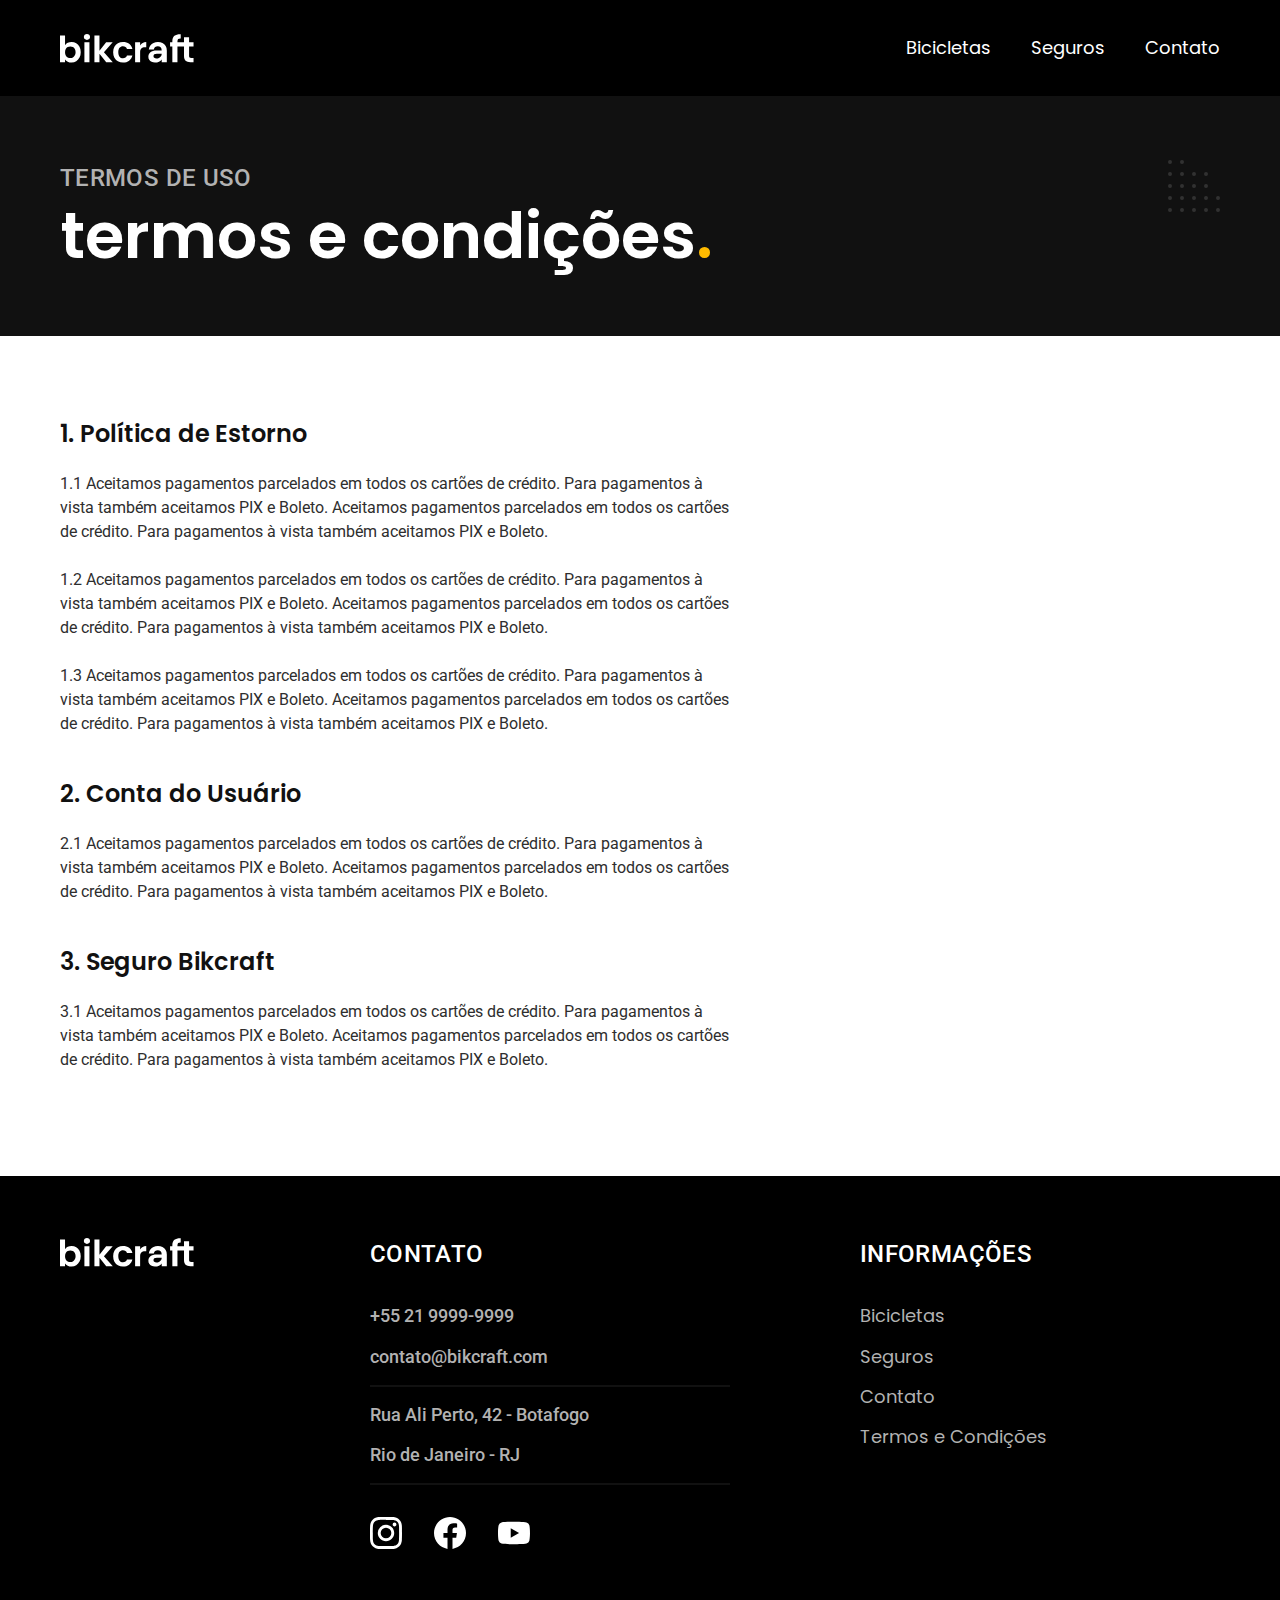
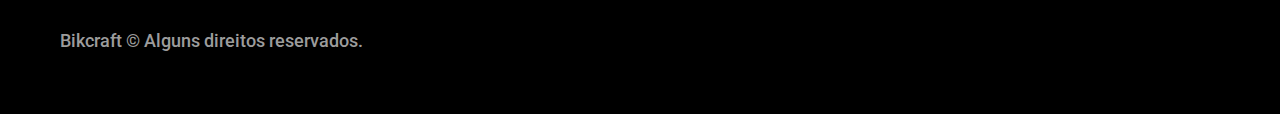
<file: termos.html>
<!DOCTYPE html>
<html lang="pt-br">

<head>
  <meta charset="UTF-8">
  <meta name="viewport" content="width=device-width, initial-scale=1.0">

  <title>Termos e Condições | Bikcraft</title>
  <meta name="description" content="Termos e condições.">

  <link rel="icon" href="./favicon.svg" type="image/svg+xml">
  <link rel="preload" href="./css/style.min.css" as="style"> <link rel="stylesheet" href="./css/style.min.css">
  <link rel="preconnect" href="https://fonts.googleapis.com">
<link rel="preconnect" href="https://fonts.gstatic.com" crossorigin>
<link href="https://fonts.googleapis.com/css2?family=Merriweather:ital,wght@1,900&family=Poppins:wght@400;600&family=Roboto:wght@400;500&display=swap" rel="stylesheet">
<script>document.documentElement.classList.add("js");</script>
</head>

<body id="termos">
  <header class="header-bg">
    <div class="header container">
      <a href="./">
        <img src="./img/bikcraft.svg" width="136" height="32" alt="Bikcraft">
      </a>

      <nav aria-label="primaria">
        <ul class="header-menu font-1-m cor-0">
          <li><a href="./bicicletas.html">Bicicletas</a></li>
          <li><a href="./seguros.html">Seguros</a></li>
          <li><a href="./contato.html">Contato</a></li>
        </ul>
      </nav>
    </div>
  </header>

  <main>
    <div class="titulo-bg">
        <div class="titulo container">
            <p class="font-2-l-b cor-5">Termos de uso</p>
          <h1 class="font-1-xxl cor-0">termos e condições<span class="cor-p1">.</span></h1>

        </div>
    </div>
    <div class="termos font-2-s cor-10 container">
        <h2 class="font-1-l cor-11">1. Política de Estorno</h2>
        <p>1.1 Aceitamos pagamentos parcelados em todos os cartões de crédito. Para pagamentos à vista também aceitamos PIX e Boleto. Aceitamos pagamentos parcelados em todos os cartões de crédito. Para pagamentos à vista também aceitamos PIX e Boleto.</p>
        <p>1.2 Aceitamos pagamentos parcelados em todos os cartões de crédito. Para pagamentos à vista também aceitamos PIX e Boleto. Aceitamos pagamentos parcelados em todos os cartões de crédito. Para pagamentos à vista também aceitamos PIX e Boleto.</p>
        <p>1.3 Aceitamos pagamentos parcelados em todos os cartões de crédito. Para pagamentos à vista também aceitamos PIX e Boleto. Aceitamos pagamentos parcelados em todos os cartões de crédito. Para pagamentos à vista também aceitamos PIX e Boleto.</p>
        <h2 class="font-1-l cor-11">2. Conta do Usuário</h2>
        <p>2.1 Aceitamos pagamentos parcelados em todos os cartões de crédito. Para pagamentos à vista também aceitamos PIX e Boleto. Aceitamos pagamentos parcelados em todos os cartões de crédito. Para pagamentos à vista também aceitamos PIX e Boleto.</p>
        <h2 class="font-1-l cor-11">3. Seguro Bikcraft</h2>
        <p>3.1 Aceitamos pagamentos parcelados em todos os cartões de crédito. Para pagamentos à vista também aceitamos PIX e Boleto. Aceitamos pagamentos parcelados em todos os cartões de crédito. Para pagamentos à vista também aceitamos PIX e Boleto.</p>

    </div>
  </main>



  <footer class="footer-bg">
    <div class="footer container">
      <img src="./img/bikcraft.svg" width="136" height="32" alt="Bikcraft">
      <div class="footer-contato">
       <h3 class="font-2-l-b cor-0">Contato</h3>
       <ul class="font-2-m cor-5">
        <li><a href="tel:+552199999999">+55 21 9999-9999</a></li>
        <li><a href="mailto:contato@bikcraft.com">contato@bikcraft.com</a></li>
        <li>Rua Ali Perto, 42 - Botafogo</li>
        <li>Rio de Janeiro - RJ</li>
       </ul>
       <div class="footer-redes">
        <a href="./">
          <img src="./img/redes/instagram.svg" width="32" height="32" alt="Instagram">
        </a>
        <a href="./">
          <img src="./img/redes/facebook.svg" width="32" height="32" alt="Facebook">
        </a>
        <a href="./">
          <img src="./img/redes/youtube.svg" width="32" height="32" alt="Youtube">
        </a>
  
       </div>
      </div>
      <div class="footer-informacoes">
       <h3 class="font-2-l-b cor-0">Informações</h3>
       <nav>
        <ul class="font-1-m cor-5">
          <li><a href="./bicicletas.html">Bicicletas</a></li>
          <li><a href="./seguros.html">Seguros</a></li>
          <li><a href="./contato.html">Contato</a></li>
          <li><a href="./termos.html">Termos e Condições</a></li>
        </ul>
       </nav>
      </div>
      <p class="footer-copy font font-2-m cor-6">Bikcraft © Alguns direitos reservados.</p>
    </div>
  </footer>
  <script src="./js/script.js"></script>
</body>
  
  </html>
</file>
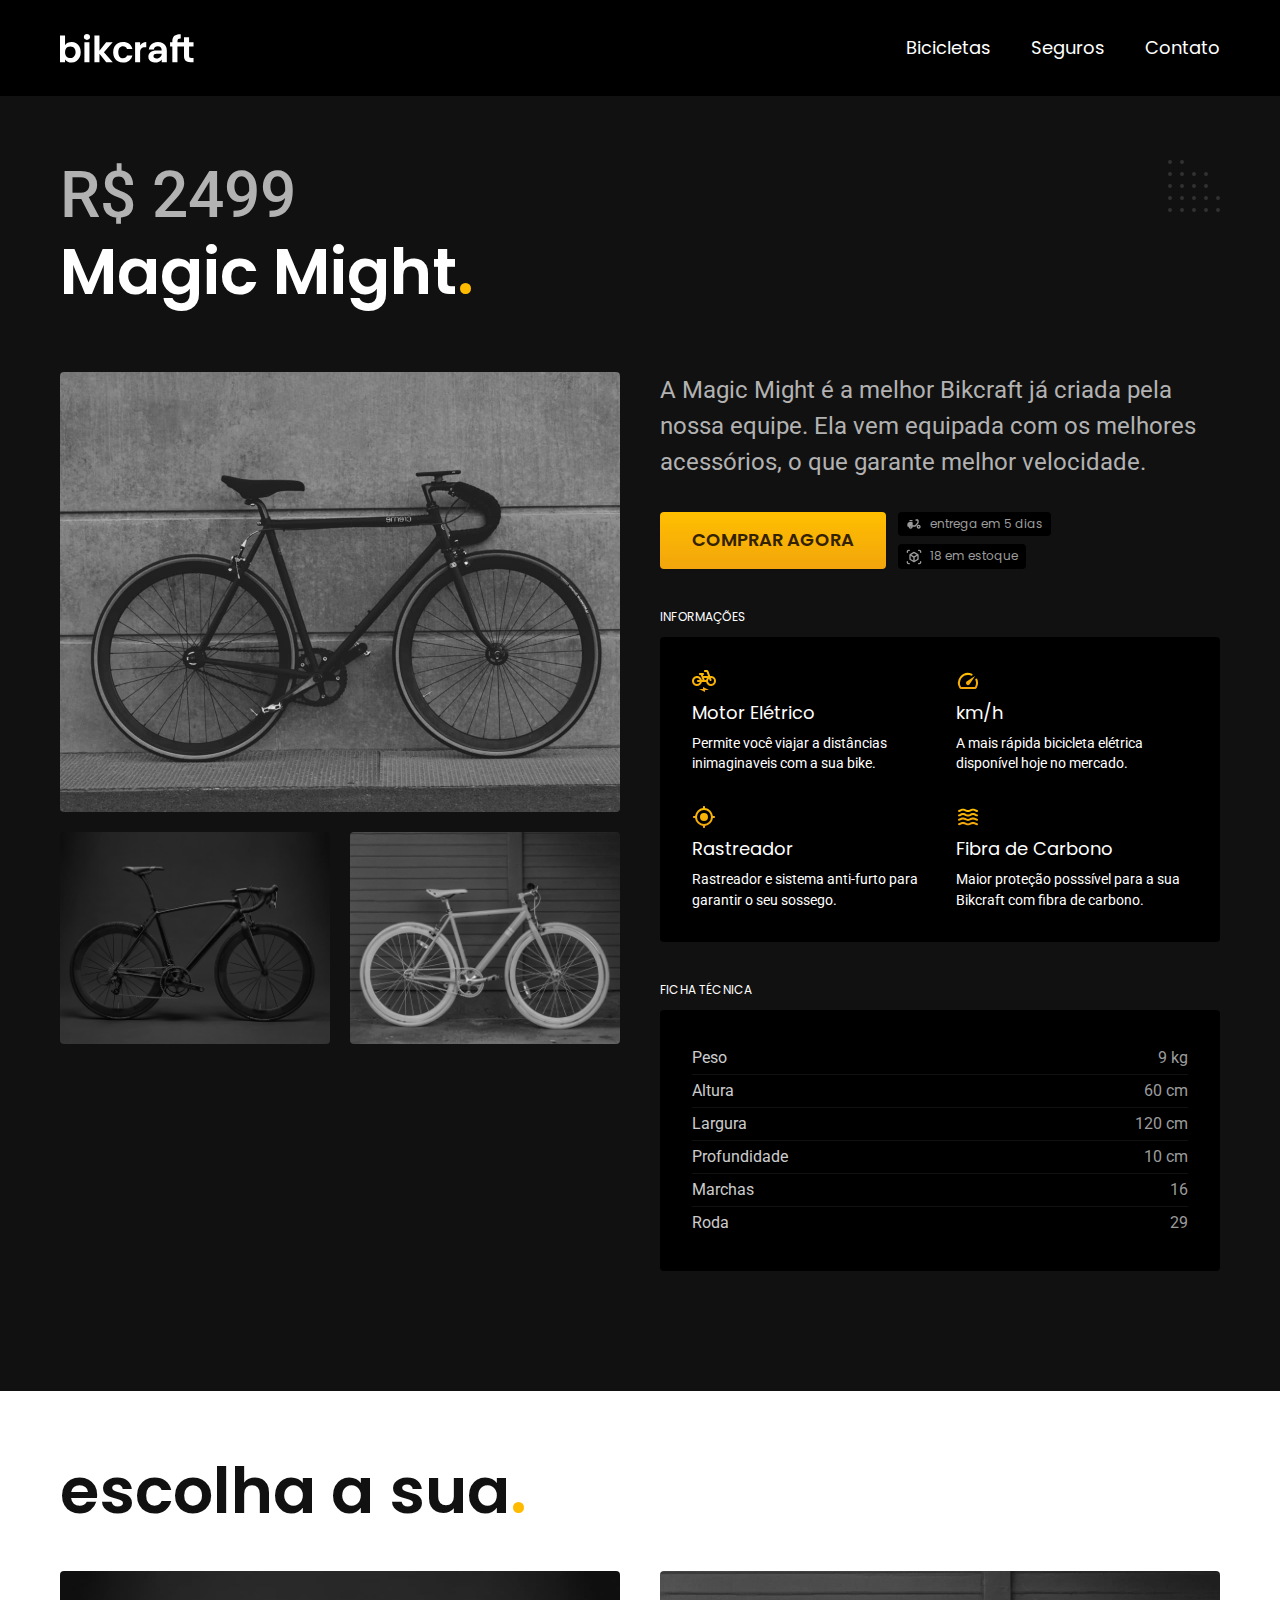
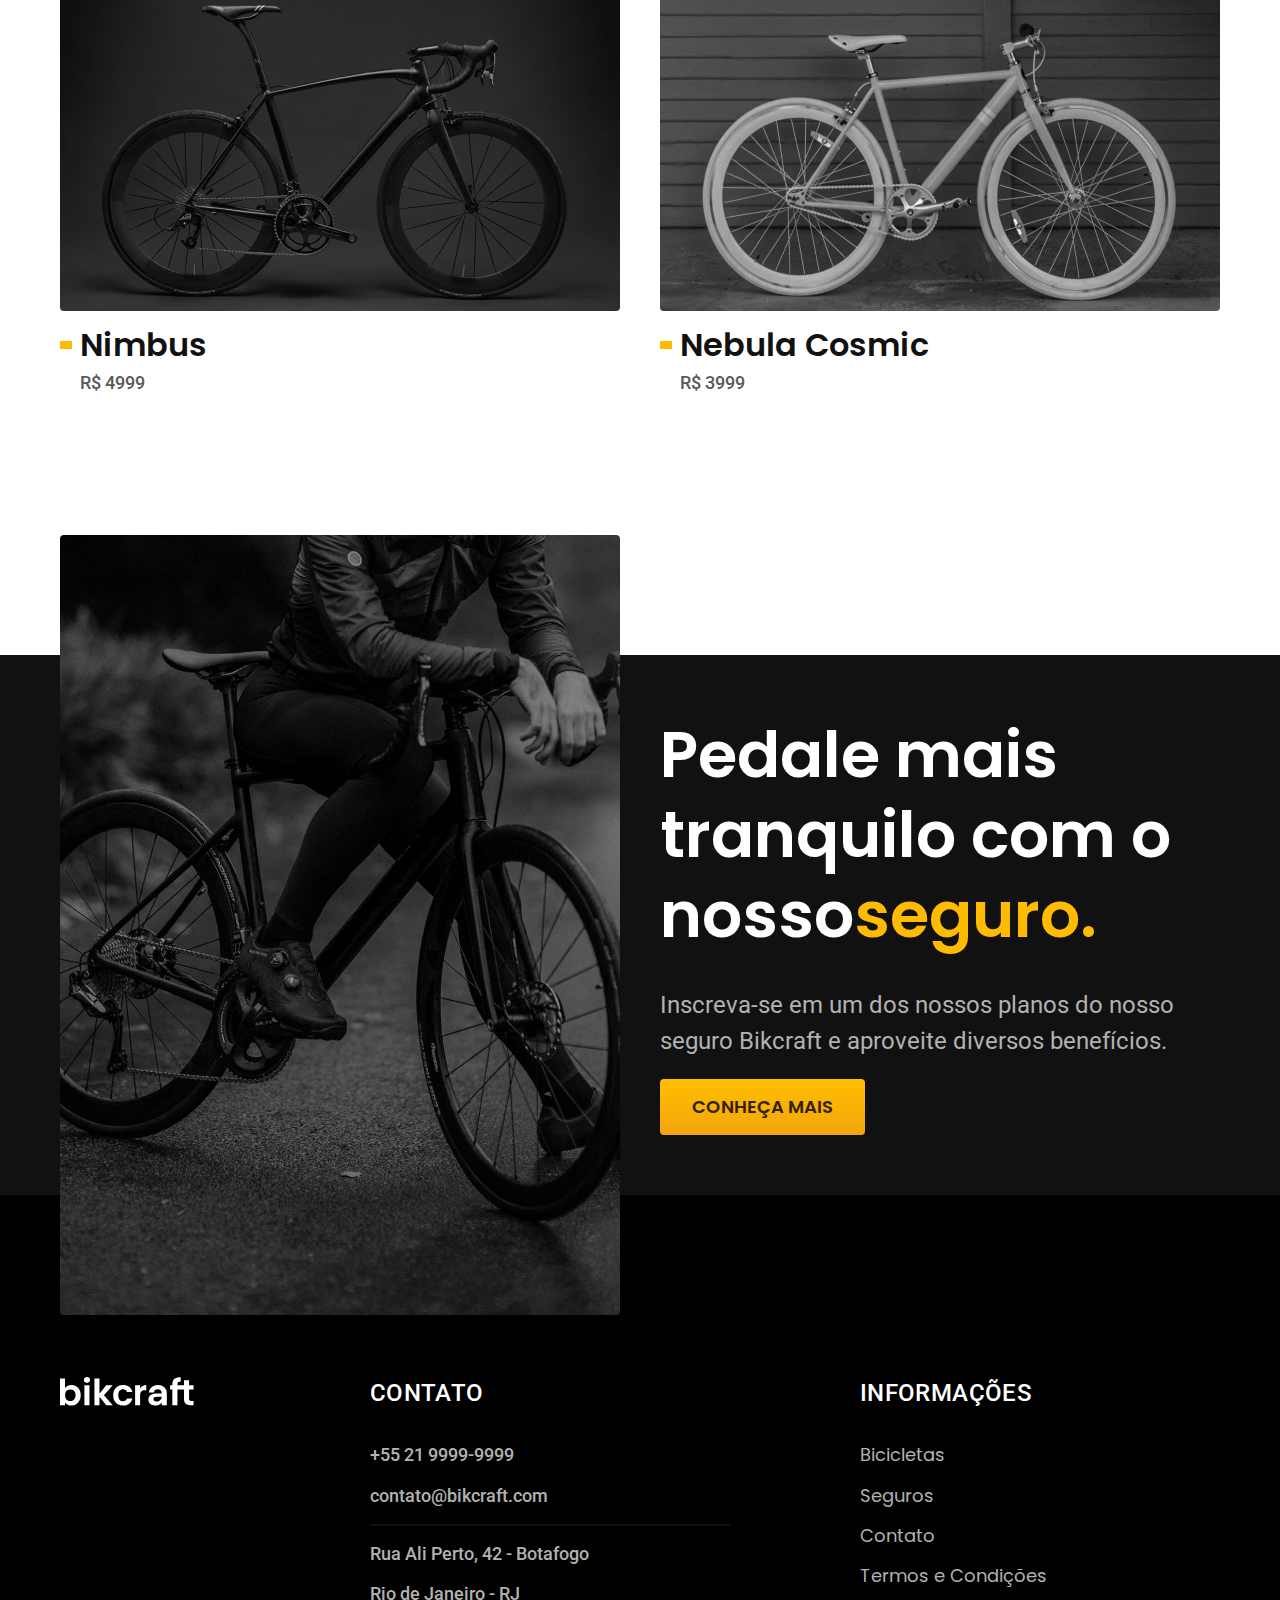
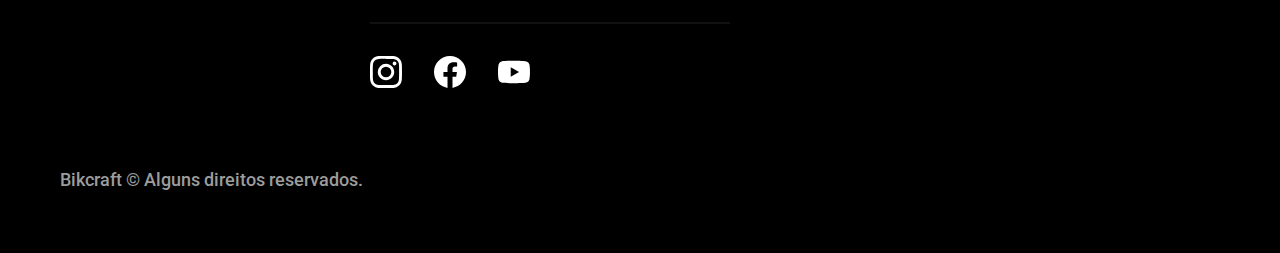
<file: bicicletas/magic.html>
<!DOCTYPE html>
<html lang="pt-br">

<head>
  <meta charset="UTF-8">
  <meta name="viewport" content="width=device-width, initial-scale=1.0">

  <title>Magic | Bikcraft</title>
  <meta name="description" content="Magic.">

  <link rel="icon" href="../favicon.svg" type="image/svg+xml">
  <link rel="stylesheet" href="../css/style.min.css">
<script>document.documentElement.classList.add("js");</script>

<link rel="preconnect" href="https://fonts.googleapis.com">
<link rel="preconnect" href="https://fonts.gstatic.com" crossorigin>
<link href="https://fonts.googleapis.com/css2?family=Merriweather:ital,wght@1,900&family=Poppins:wght@400;600&family=Roboto:wght@400;500&display=swap" rel="stylesheet">
</head>

<body id="bicicleta">
  <header class="header-bg">
    <div class="header container">
      <a href="../">
        <img src="../img/bikcraft.svg" alt="Bikcraft">
      </a>

      <nav aria-label="primaria">
        <ul class="header-menu font-1-m cor-0">
          <li><a href="../bicicletas.html">Bicicletas</a></li>
          <li><a href="../seguros.html">Seguros</a></li>
          <li><a href="../contato.html">Contato</a></li>
        </ul>
      </nav>
    </div>
  </header>

  <main  class="titulo-bg">
    <div>
        <div class="titulo container">
            <p class="font-2-xl cor-5">R$ 2499</p>
          <h1 class="font-1-xxl cor-0">Magic Might<span class="cor-p1">.</span></h1>
        </div>
    </div>
    <div class="bicicleta container">
        <div class="bicicleta-imagens">
            <img src="../img/bicicleta/nimbus2.jpg" alt="Bicicleta 1">
            <img src="../img/bicicleta/nimbus1.jpg" alt="Bicicleta 2">
            <img src="../img/bicicleta/nimbus3.jpg" alt="Bicicleta 3">
        </div>
       <div class="bicicleta-conteudo">
        <p class="font-2-l cor-5">A Magic Might é a melhor Bikcraft já criada pela nossa equipe. Ela vem equipada com os melhores acessórios, o que garante melhor velocidade.</p>
        <div class="bicicleta-comprar">
            <a class="botao" href="../orcamento.html?tipo=bikcraft&produto=magic">Comprar Agora</a>
            <span class="font-1-xs cor-6"><img src="../img/icones/entrega.svg" alt="">entrega em 5 dias</span>
            <span class="font-1-xs cor-6"><img src="../img/icones/estoque.svg" alt="">18 em estoque</span>
        </div>
       
       <h2 class="font-1-xs cor-0">Informações</h2>
       <ul class="bicicleta-informacoes">
        <li>
            <img src="../img/icones/eletrica.svg" alt="">
            <h3 class="font-1-m cor-0">Motor Elétrico</h3>
            <p class="font-2-xs cor-0">Permite você viajar a distâncias inimaginaveis com a sua bike.</p>
        </li>
        <li>
            <img src="../img/icones/velocidade.svg" alt="">
            <h3 class="font-1-m cor-0"> km/h</h3>
            <p class="font-2-xs cor-0">A mais rápida bicicleta elétrica disponível hoje no mercado.</p>
        </li>
        <li>
            <img src="../img/icones/rastreador.svg" alt="">
            <h3 class="font-1-m cor-0">Rastreador</h3>
            <p class="font-2-xs cor-0">Rastreador e sistema anti-furto para garantir o seu sossego.</p>
        </li>
        <li>
            <img src="../img/icones/carbono.svg" alt="">
            <h3 class="font-1-m cor-0">Fibra de Carbono</h3>
            <p class="font-2-xs cor-0">Maior proteção posssível para a sua Bikcraft com fibra de carbono.</p>
        </li>
       </ul>
       <h2 class="font-1-xs cor-0">Ficha Técnica</h2>
       <ul class="bicicleta-ficha font-2-s cor-4">
        <li>Peso <span> 9 kg</span></li>
          <li>Altura <span> 60 cm</span></li>
          <li>Largura <span> 120 cm</span></li>
          <li>Profundidade <span> 10 cm</span></li>
          <li>Marchas <span> 16</span></li>
          <li>Roda <span> 29</span></li>
       </ul>
    </div>
    </div>
  </main>

  <article class="bicicletas-lista container">
    <h2 class="font-1-xxl">escolha a sua<span class="cor-p1">.</span></h2>
  
    <ul class="bicicletas-lista">
      <li>
          <a href="./nimbus.html">
          <img src="../img/bicicletas/nimbus.jpg" alt="Bicicleta preta">
          <h3 class="font-1-xl">Nimbus</h3>
          <span class="font-2-m cor-8">R$ 4999</span>
      </a>
      </li>
      <li>
          <a href="./nebula.html">
          <img src="../img/bicicletas/nebula.jpg" alt="Bicicleta preta">
          <h3 class="font-1-xl">Nebula Cosmic</h3>
          <span class="font-2-m cor-8">R$ 3999</span>
      </a>
      </li>
    </ul>
  </article>

  <article class="seguro-bg">
    <div class="seguro container">
      <div class="seguro-imagem">
        <img src="../img/fotos/seguros.jpg" alt="Pessoa parada em cima de uma bicicleta.">
      </div>
      <div class="seguro-conteudo">
      <h2 class="font-1-xxl cor-0">Pedale mais tranquilo com o nosso<span class="cor-p1">seguro.</span></h2>
       <p class="font-2-l cor-5">Inscreva-se em um dos nossos planos do nosso seguro Bikcraft e aproveite diversos benefícios.</p>
       <a class="botao" href="../seguros.html">Conheça Mais</a>
      </div>
    </div>

  </article>

  <footer class="footer-bg">
    <div class="footer container">
      <img src="../img/bikcraft.svg" alt="Bikcraft">
      <div class="footer-contato">
       <h3 class="font-2-l-b cor-0">Contato</h3>
       <ul class="font-2-m cor-5">
        <li><a href="tel:+552199999999">+55 21 9999-9999</a></li>
        <li><a href="mailto:contato@bikcraft.com">contato@bikcraft.com</a></li>
        <li>Rua Ali Perto, 42 - Botafogo</li>
        <li>Rio de Janeiro - RJ</li>
       </ul>
       <div class="footer-redes">
        <a href="../">
          <img src="../img/redes/instagram.svg" alt="Instagram">
        </a>
        <a href="../">
          <img src="../img/redes/facebook.svg" alt="Facebook">
        </a>
        <a href="../">
          <img src="../img/redes/youtube.svg" alt="Youtube">
        </a>
  
       </div>
      </div>
      <div class="footer-informacoes">
       <h3 class="font-2-l-b cor-0">Informações</h3>
       <nav>
        <ul class="font-1-m cor-5">
          <li><a href="../bicicletas.html">Bicicletas</a></li>
          <li><a href="../seguros.html">Seguros</a></li>
          <li><a href="../contato.html">Contato</a></li>
          <li><a href="../termos.html">Termos e Condições</a></li>
        </ul>
       </nav>
      </div>
      <p class="footer-copy font font-2-m cor-6">Bikcraft © Alguns direitos reservados.</p>
    </div>
  </footer>
  <script src="../js/script.js"></script>
</body>
  
  </html>
</file>
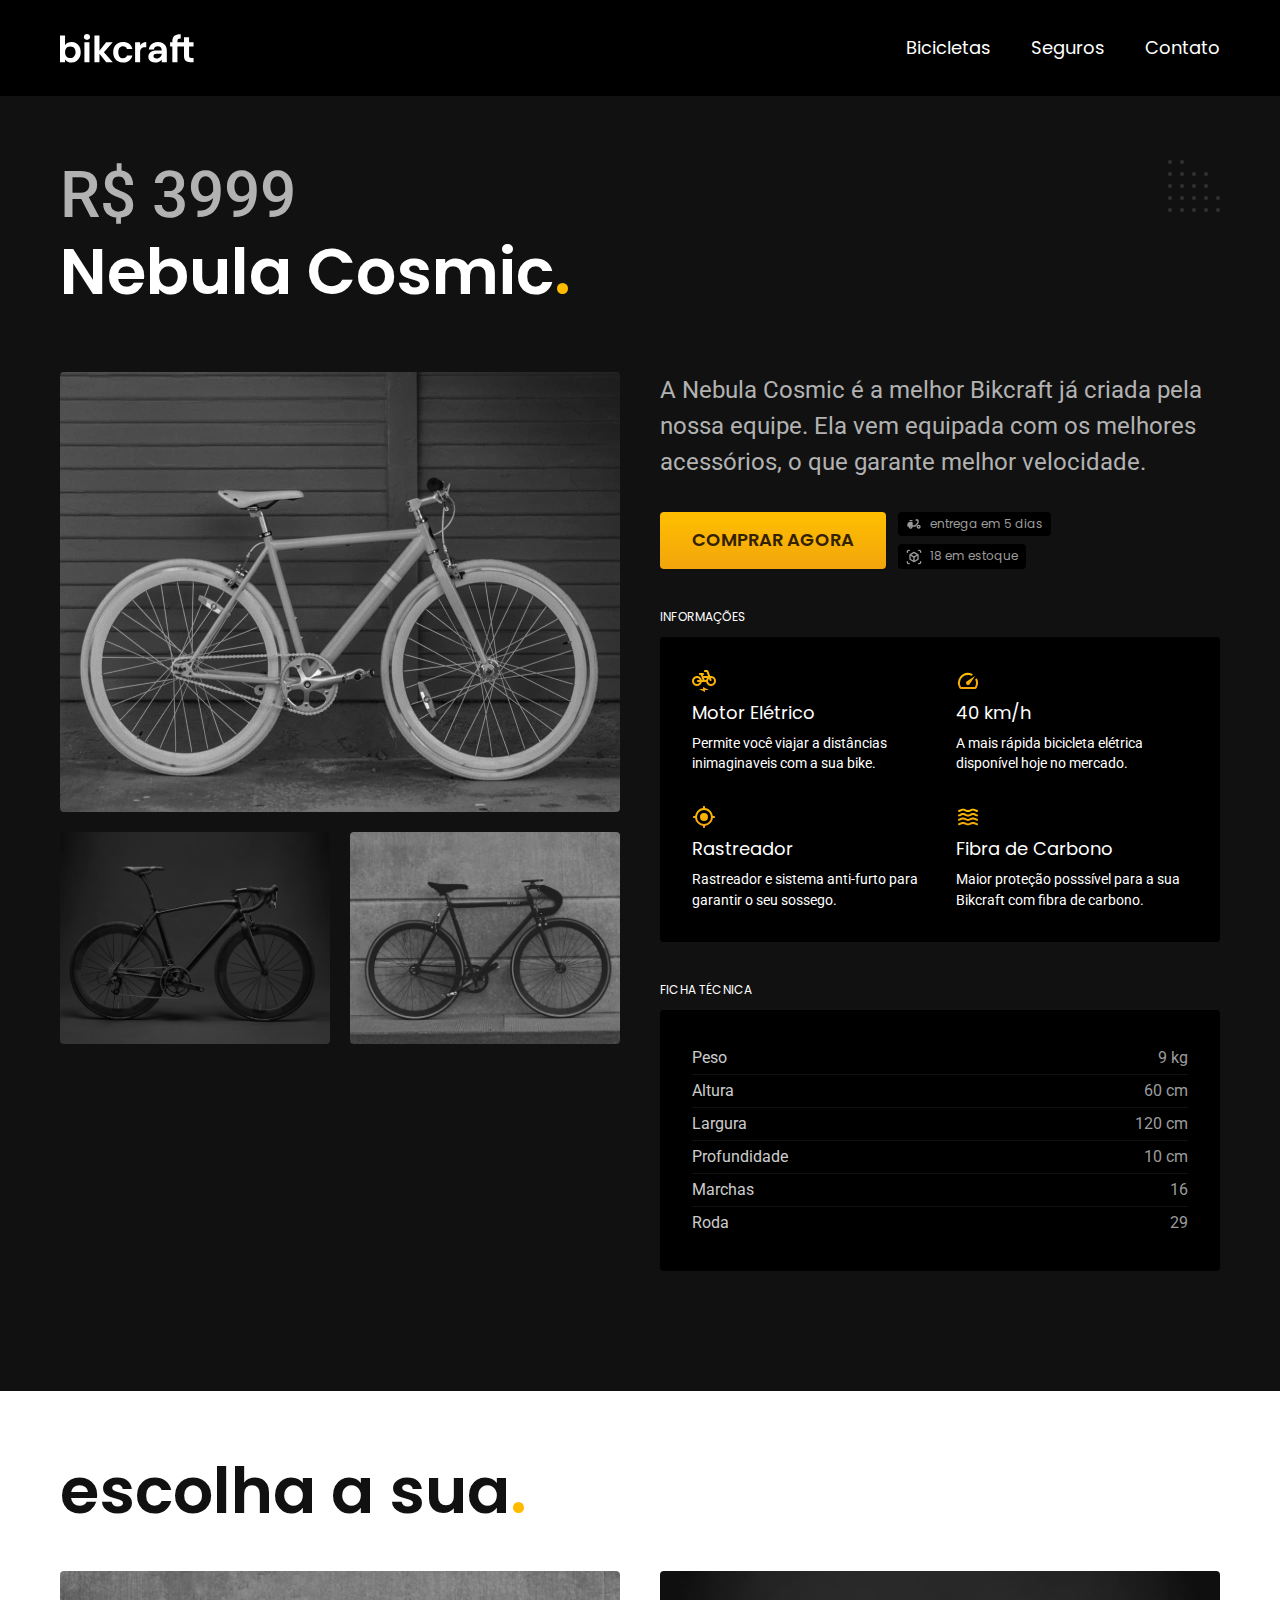
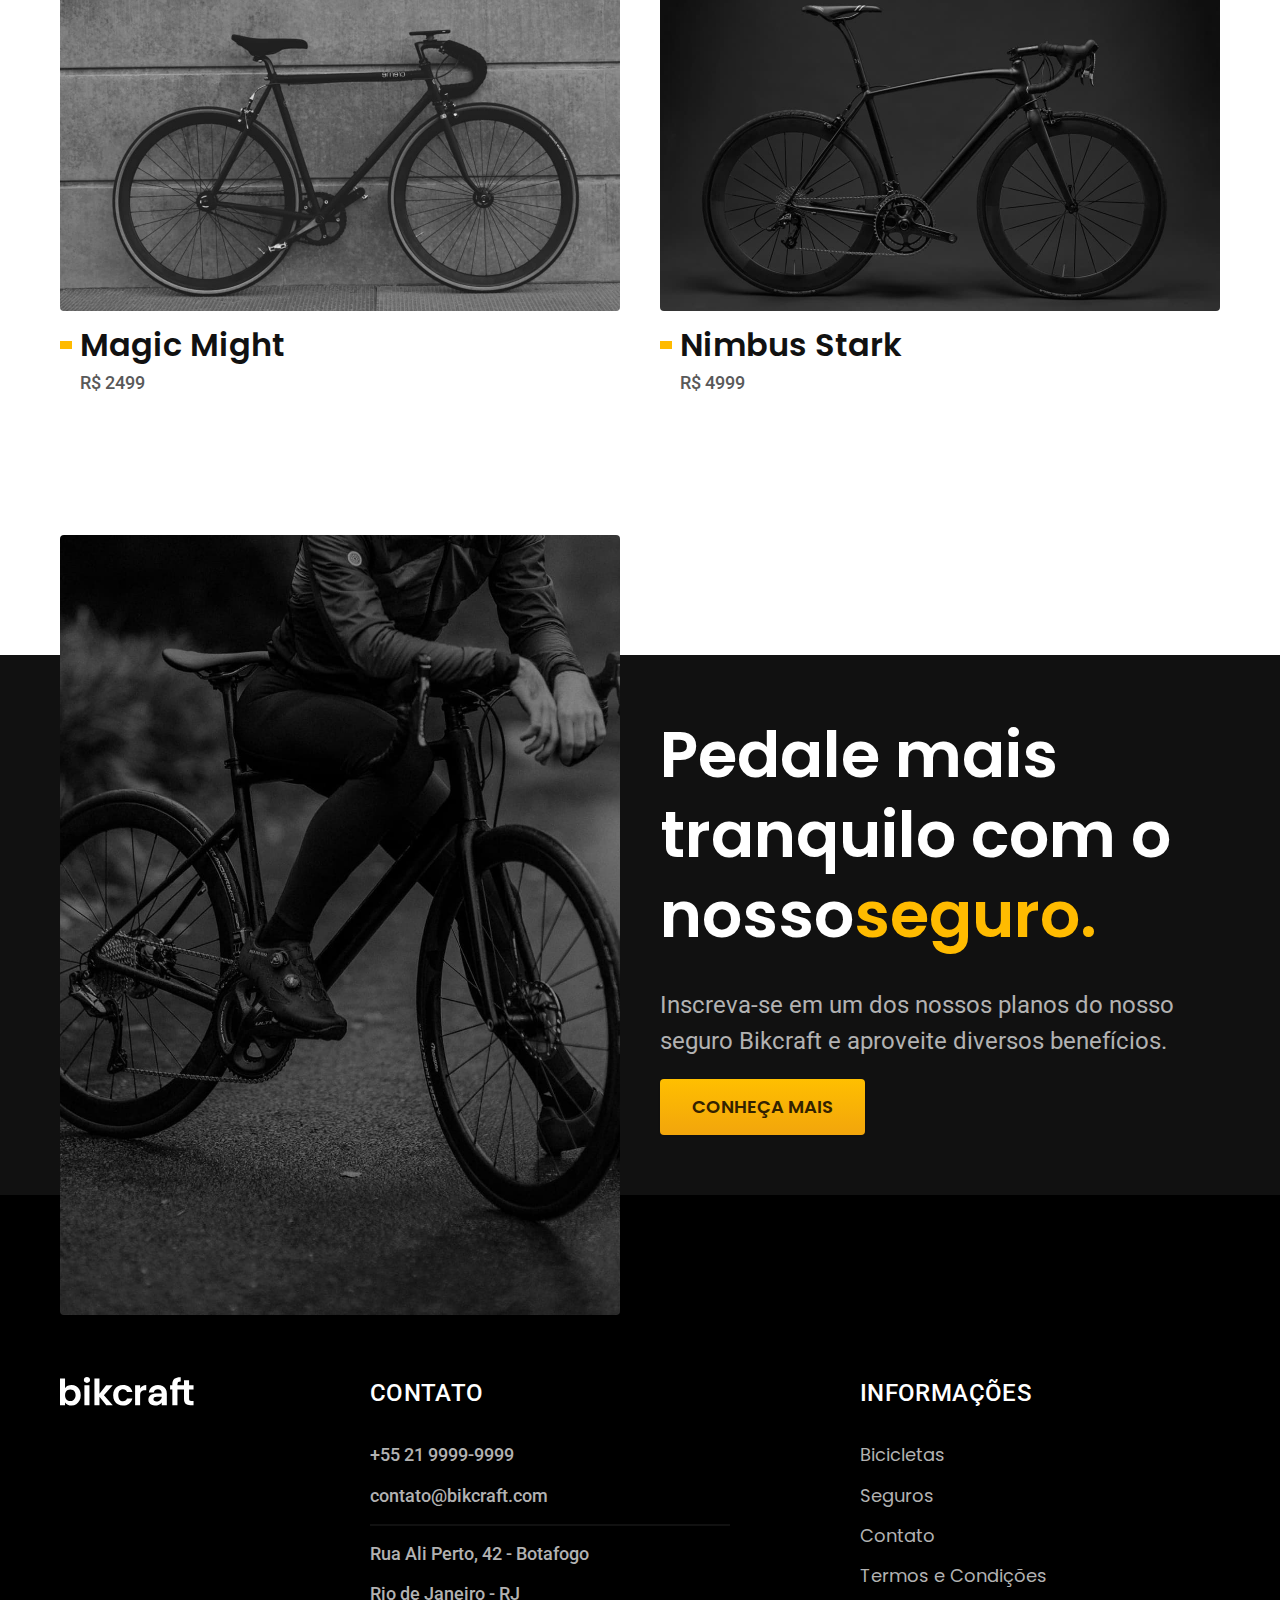
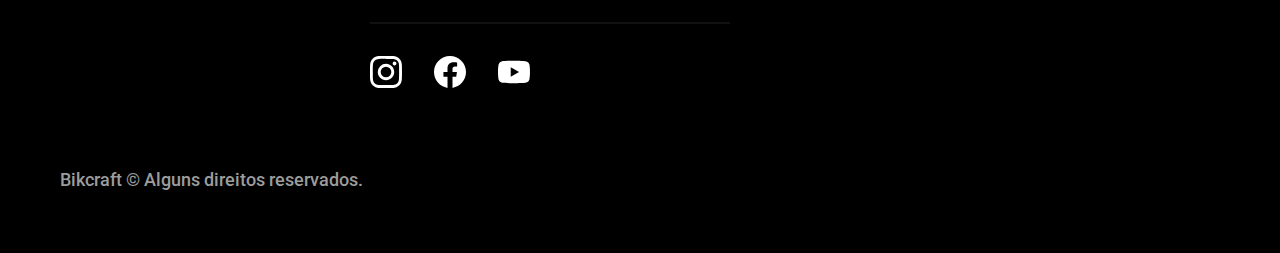
<file: bicicletas/nebula.html>
<!DOCTYPE html>
<html lang="pt-br">

<head>
  <meta charset="UTF-8">
  <meta name="viewport" content="width=device-width, initial-scale=1.0">

  <title>Nebula | Bikcraft</title>
  <meta name="description" content="Nebula.">

  <link rel="icon" href="../favicon.svg" type="image/svg+xml">
  <link rel="stylesheet" href="../css/style.min.css">
<script>document.documentElement.classList.add("js");</script>

<link rel="preconnect" href="https://fonts.googleapis.com">
<link rel="preconnect" href="https://fonts.gstatic.com" crossorigin>
<link href="https://fonts.googleapis.com/css2?family=Merriweather:ital,wght@1,900&family=Poppins:wght@400;600&family=Roboto:wght@400;500&display=swap" rel="stylesheet">
</head>

<body id="bicicleta">
  <header class="header-bg">
    <div class="header container">
      <a href="../">
        <img src="../img/bikcraft.svg" alt="Bikcraft">
      </a>

      <nav aria-label="primaria">
        <ul class="header-menu font-1-m cor-0">
          <li><a href="../bicicletas.html">Bicicletas</a></li>
          <li><a href="../seguros.html">Seguros</a></li>
          <li><a href="../contato.html">Contato</a></li>
        </ul>
      </nav>
    </div>
  </header>

  <main  class="titulo-bg">
    <div>
        <div class="titulo container">
            <p class="font-2-xl cor-5">R$ 3999</p>
          <h1 class="font-1-xxl cor-0">Nebula Cosmic<span class="cor-p1">.</span></h1>
        </div>
    </div>
    <div class="bicicleta container">
        <div class="bicicleta-imagens">
            <img src="../img/bicicleta/nimbus3.jpg" alt="Bicicleta 1">
            <img src="../img/bicicleta/nimbus1.jpg" alt="Bicicleta 2">
            <img src="../img/bicicleta/nimbus2.jpg" alt="Bicicleta 3">
            </div>
       <div class="bicicleta-conteudo">
        <p class="font-2-l cor-5">A Nebula Cosmic é a melhor Bikcraft já criada pela nossa equipe. Ela vem equipada com os melhores acessórios, o que garante melhor velocidade.</p>
        <div class="bicicleta-comprar">
            <a class="botao" href="../orcamento.html?tipo=bikcraft&produto=nebula">Comprar Agora</a>
            <span class="font-1-xs cor-6"><img src="../img/icones/entrega.svg" alt="">entrega em 5 dias</span>
            <span class="font-1-xs cor-6"><img src="../img/icones/estoque.svg" alt="">18 em estoque</span>
        </div>
       
       <h2 class="font-1-xs cor-0">Informações</h2>
       <ul class="bicicleta-informacoes">
        <li>
            <img src="../img/icones/eletrica.svg" alt="">
            <h3 class="font-1-m cor-0">Motor Elétrico</h3>
            <p class="font-2-xs cor-0">Permite você viajar a distâncias inimaginaveis com a sua bike.</p>
        </li>
        <li>
            <img src="../img/icones/velocidade.svg" alt="">
            <h3 class="font-1-m cor-0">40 km/h</h3>
            <p class="font-2-xs cor-0">A mais rápida bicicleta elétrica disponível hoje no mercado.</p>
        </li>
        <li>
            <img src="../img/icones/rastreador.svg" alt="">
            <h3 class="font-1-m cor-0">Rastreador</h3>
            <p class="font-2-xs cor-0">Rastreador e sistema anti-furto para garantir o seu sossego.</p>
        </li>
        <li>
            <img src="../img/icones/carbono.svg" alt="">
            <h3 class="font-1-m cor-0">Fibra de Carbono</h3>
            <p class="font-2-xs cor-0">Maior proteção posssível para a sua Bikcraft com fibra de carbono.</p>
        </li>
       </ul>
       <h2 class="font-1-xs cor-0">Ficha Técnica</h2>
       <ul class="bicicleta-ficha font-2-s cor-4">
        <li>Peso <span> 9 kg</span></li>
          <li>Altura <span> 60 cm</span></li>
          <li>Largura <span> 120 cm</span></li>
          <li>Profundidade <span> 10 cm</span></li>
          <li>Marchas <span> 16</span></li>
          <li>Roda <span> 29</span></li>
       </ul>
    </div>
    </div>
  </main>

  <article class="bicicletas-lista container">
    <h2 class="font-1-xxl">escolha a sua<span class="cor-p1">.</span></h2>
  
    <ul class="bicicletas-lista">
      <li>
          <a href="./magic.html">
          <img src="../img/bicicletas/magic.jpg" alt="Bicicleta preta">
          <h3 class="font-1-xl">Magic Might</h3>
          <span class="font-2-m cor-8">R$ 2499</span>
      </a>
      </li>
      <li>
          <a href="./nimbus.html">
          <img src="../img/bicicletas/nimbus.jpg" alt="Bicicleta preta">
          <h3 class="font-1-xl">Nimbus Stark</h3>
          <span class="font-2-m cor-8">R$ 4999</span>
      </a>
      </li>
    </ul>
  </article>

  <article class="seguro-bg">
    <div class="seguro container">
      <div class="seguro-imagem">
        <img src="../img/fotos/seguros.jpg" alt="Pessoa parada em cima de uma bicicleta.">
      </div>
      <div class="seguro-conteudo">
      <h2 class="font-1-xxl cor-0">Pedale mais tranquilo com o nosso<span class="cor-p1">seguro.</span></h2>
       <p class="font-2-l cor-5">Inscreva-se em um dos nossos planos do nosso seguro Bikcraft e aproveite diversos benefícios.</p>
       <a class="botao" href="../seguros.html">Conheça Mais</a>
      </div>
    </div>

  </article>

  <footer class="footer-bg">
    <div class="footer container">
      <img src="../img/bikcraft.svg" alt="Bikcraft">
      <div class="footer-contato">
       <h3 class="font-2-l-b cor-0">Contato</h3>
       <ul class="font-2-m cor-5">
        <li><a href="tel:+552199999999">+55 21 9999-9999</a></li>
        <li><a href="mailto:contato@bikcraft.com">contato@bikcraft.com</a></li>
        <li>Rua Ali Perto, 42 - Botafogo</li>
        <li>Rio de Janeiro - RJ</li>
       </ul>
       <div class="footer-redes">
        <a href="../">
          <img src="../img/redes/instagram.svg" alt="Instagram">
        </a>
        <a href="../">
          <img src="../img/redes/facebook.svg" alt="Facebook">
        </a>
        <a href="../">
          <img src="../img/redes/youtube.svg" alt="Youtube">
        </a>
  
       </div>
      </div>
      <div class="footer-informacoes">
       <h3 class="font-2-l-b cor-0">Informações</h3>
       <nav>
        <ul class="font-1-m cor-5">
          <li><a href="../bicicletas.html">Bicicletas</a></li>
          <li><a href="../seguros.html">Seguros</a></li>
          <li><a href="../contato.html">Contato</a></li>
          <li><a href="../termos.html">Termos e Condições</a></li>
        </ul>
       </nav>
      </div>
      <p class="footer-copy font font-2-m cor-6">Bikcraft © Alguns direitos reservados.</p>
    </div>
  </footer>
  <script src="../js/script.js"></script>
</body>
  
  </html>
</file>
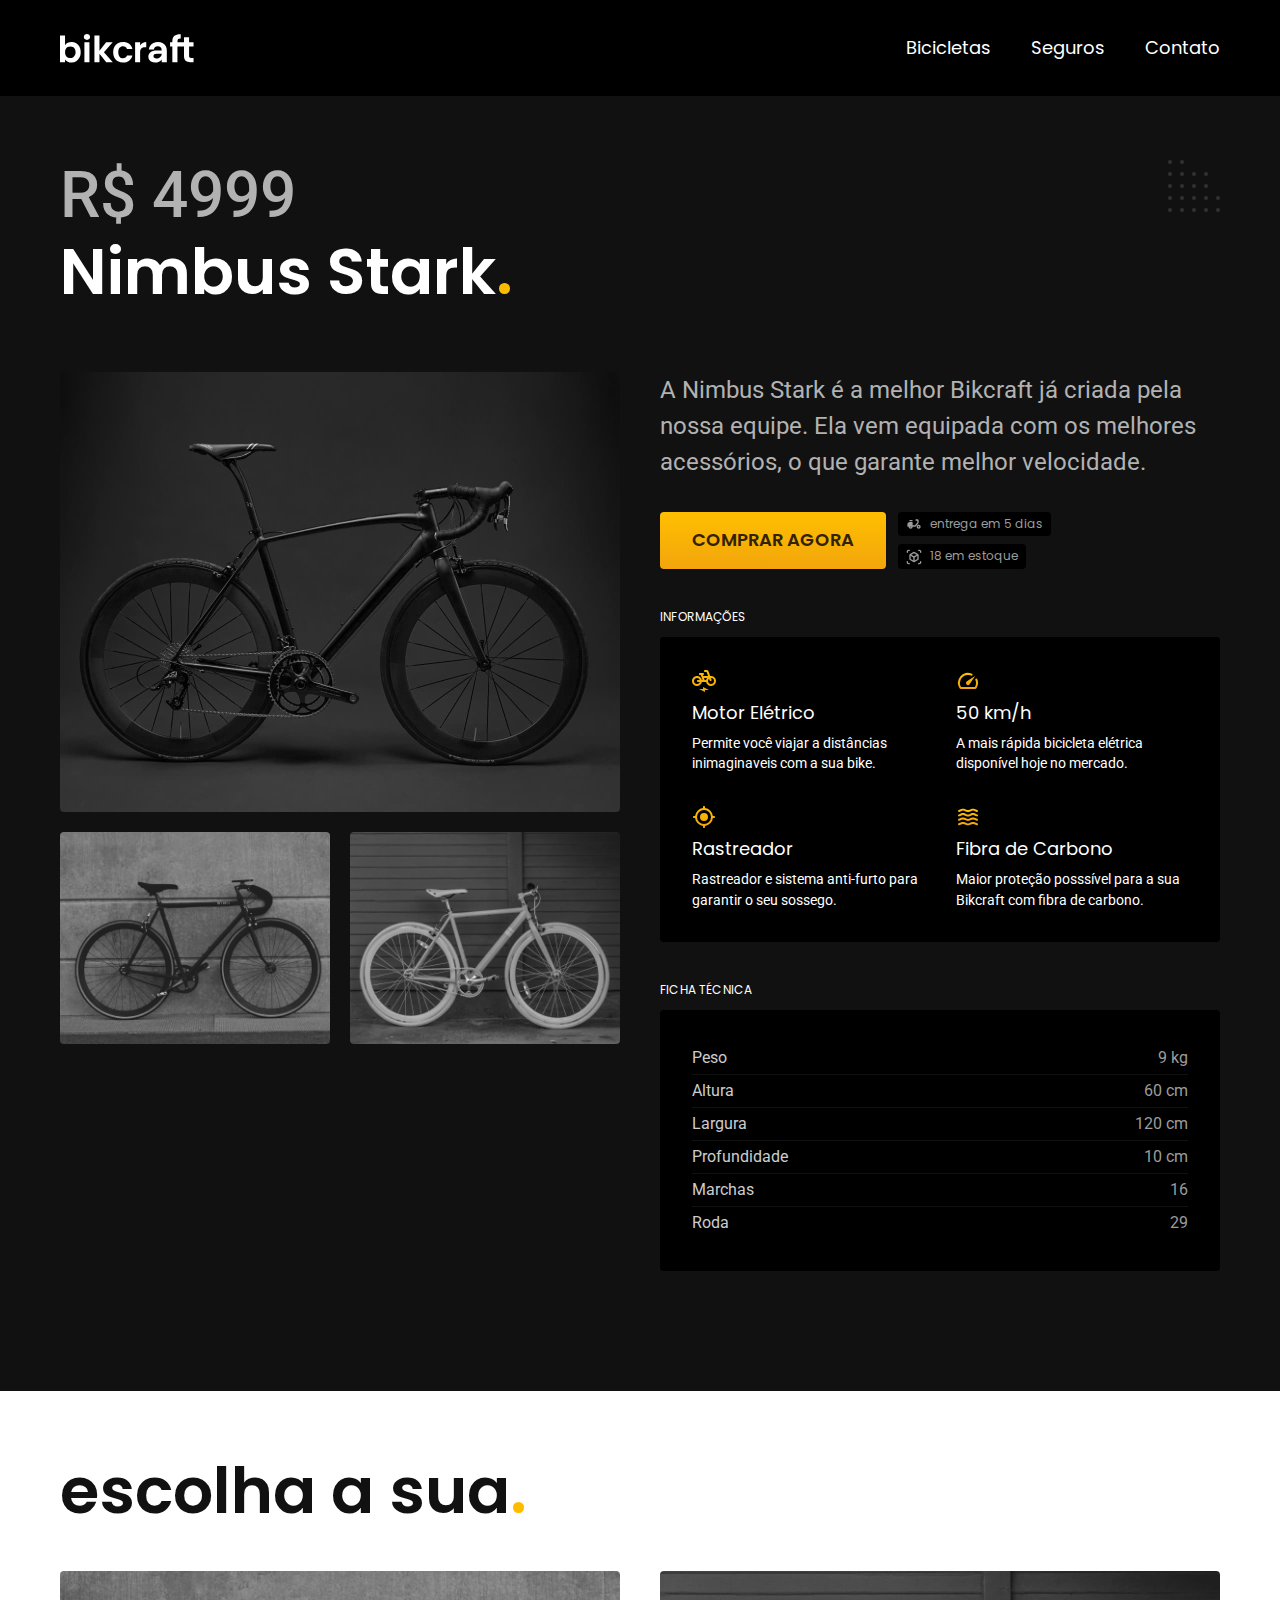
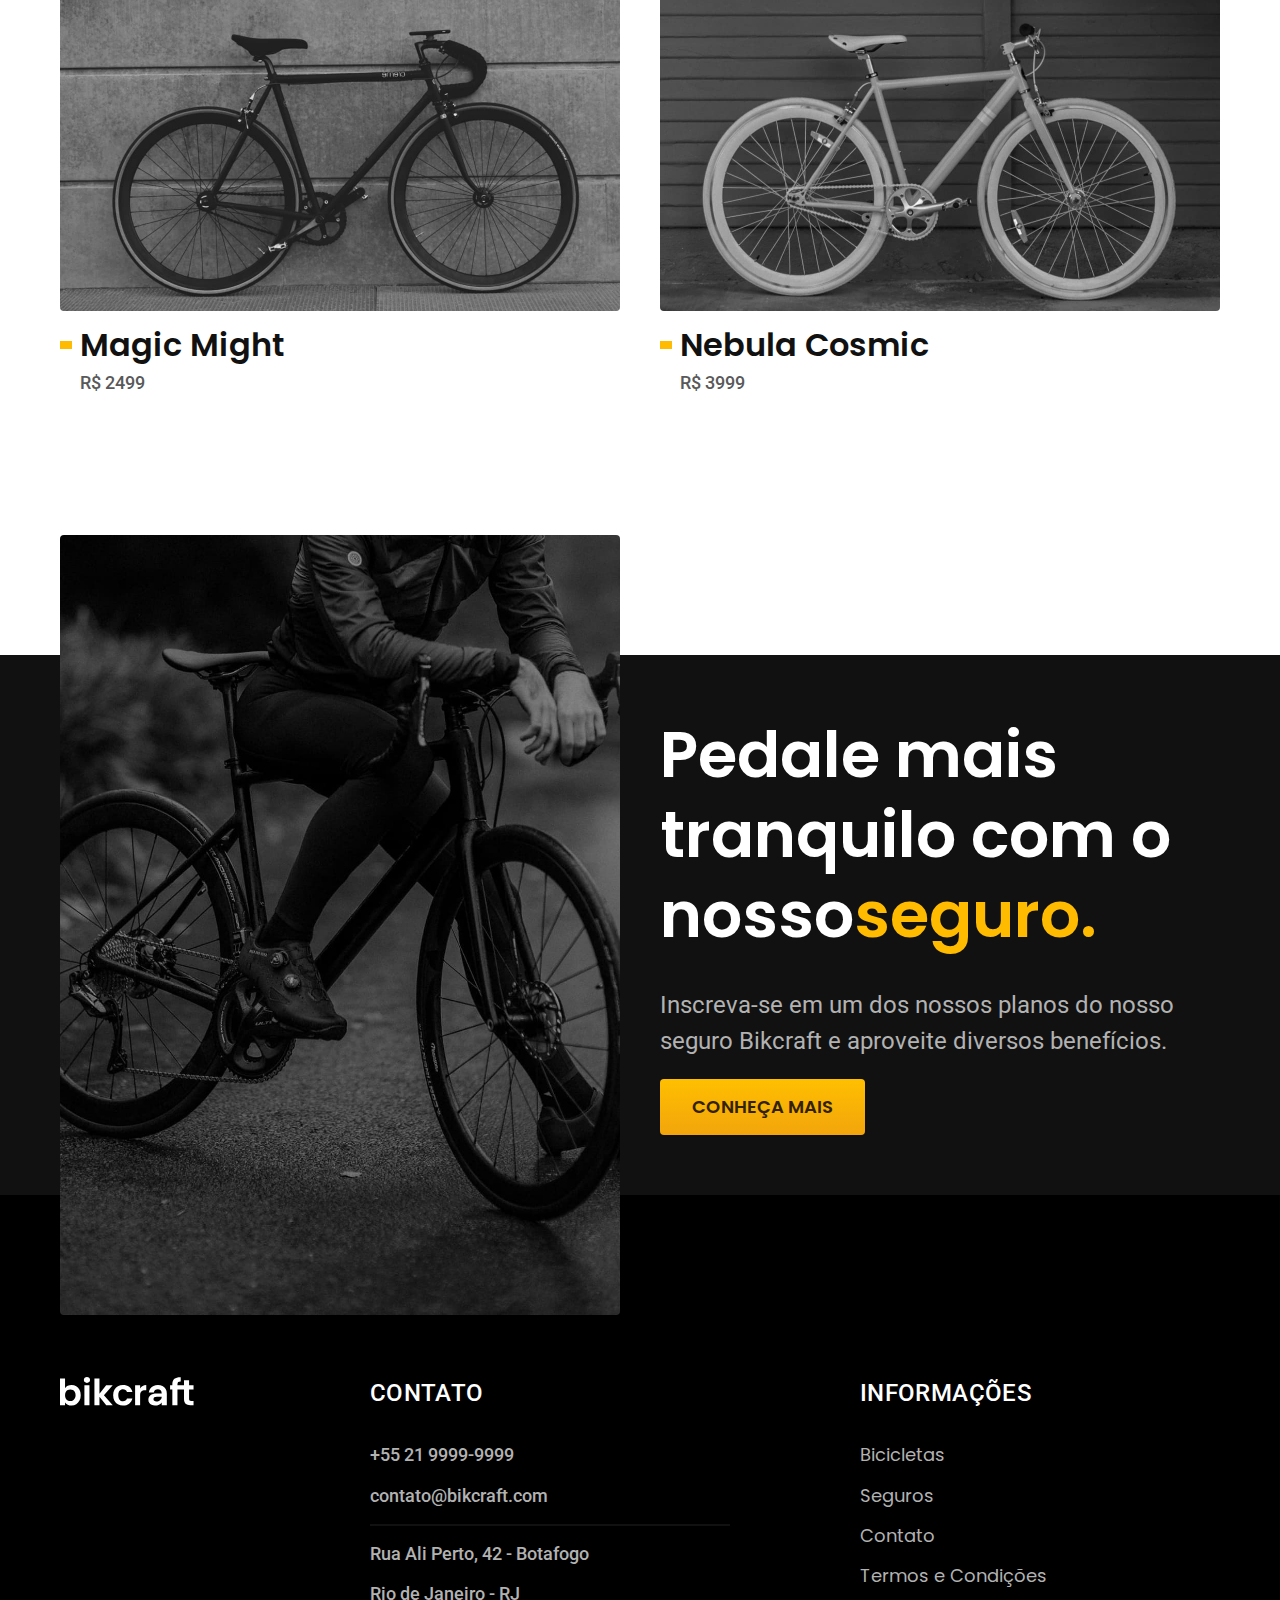
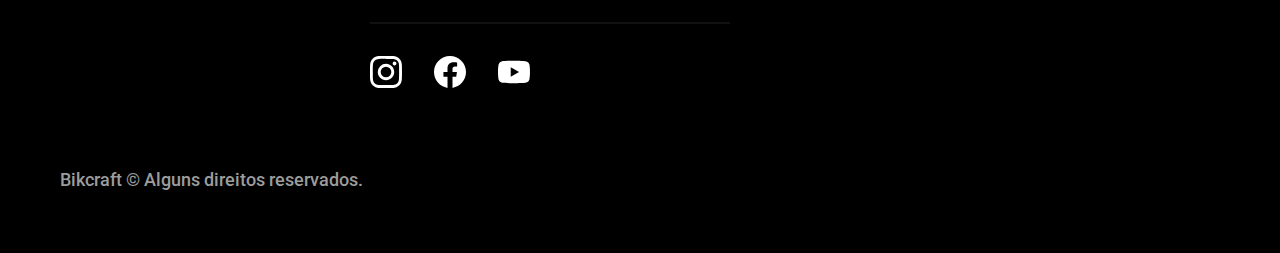
<file: bicicletas/nimbus.html>
<!DOCTYPE html>
<html lang="pt-br">

<head>
  <meta charset="UTF-8">
  <meta name="viewport" content="width=device-width, initial-scale=1.0">

  <title>Nimbus | Bikcraft</title>
  <meta name="description" content="Nimbus.">

  <link rel="icon" href="../favicon.svg" type="image/svg+xml">
  <link rel="stylesheet" href="../css/style.min.css">
<script>document.documentElement.classList.add("js");</script>

<link rel="preconnect" href="https://fonts.googleapis.com">
<link rel="preconnect" href="https://fonts.gstatic.com" crossorigin>
<link href="https://fonts.googleapis.com/css2?family=Merriweather:ital,wght@1,900&family=Poppins:wght@400;600&family=Roboto:wght@400;500&display=swap" rel="stylesheet">
</head>

<body id="bicicleta">
  <header class="header-bg">
    <div class="header container">
      <a href="../">
        <img src="../img/bikcraft.svg" alt="Bikcraft">
      </a>

      <nav aria-label="primaria">
        <ul class="header-menu font-1-m cor-0">
          <li><a href="../bicicletas.html">Bicicletas</a></li>
          <li><a href="../seguros.html">Seguros</a></li>
          <li><a href="../contato.html">Contato</a></li>
        </ul>
      </nav>
    </div>
  </header>

  <main  class="titulo-bg">
    <div>
        <div class="titulo container">
            <p class="font-2-xl cor-5">R$ 4999</p>
          <h1 class="font-1-xxl cor-0">Nimbus Stark<span class="cor-p1">.</span></h1>
        </div>
    </div>
    <div class="bicicleta container">
        <div class="bicicleta-imagens">
            <img src="../img/bicicleta/nimbus1.jpg" alt="Bicicleta 1">
            <img src="../img/bicicleta/nimbus2.jpg" alt="Bicicleta 2">
            <img src="../img/bicicleta/nimbus3.jpg" alt="Bicicleta 3">
        </div>
       <div class="bicicleta-conteudo">
        <p class="font-2-l cor-5">A Nimbus Stark é a melhor Bikcraft já criada pela nossa equipe. Ela vem equipada com os melhores acessórios, o que garante melhor velocidade.</p>
        <div class="bicicleta-comprar">
            <a class="botao" href="../orcamento.html?tipo=bikcraft&produto=nimbus">Comprar Agora</a>
            <span class="font-1-xs cor-6"><img src="../img/icones/entrega.svg" alt="">entrega em 5 dias</span>
            <span class="font-1-xs cor-6"><img src="../img/icones/estoque.svg" alt="">18 em estoque</span>
        </div>
       
       <h2 class="font-1-xs cor-0">Informações</h2>
       <ul class="bicicleta-informacoes">
        <li>
            <img src="../img/icones/eletrica.svg" alt="">
            <h3 class="font-1-m cor-0">Motor Elétrico</h3>
            <p class="font-2-xs cor-0">Permite você viajar a distâncias inimaginaveis com a sua bike.</p>
        </li>
        <li>
            <img src="../img/icones/velocidade.svg" alt="">
            <h3 class="font-1-m cor-0">50 km/h</h3>
            <p class="font-2-xs cor-0">A mais rápida bicicleta elétrica disponível hoje no mercado.</p>
        </li>
        <li>
            <img src="../img/icones/rastreador.svg" alt="">
            <h3 class="font-1-m cor-0">Rastreador</h3>
            <p class="font-2-xs cor-0">Rastreador e sistema anti-furto para garantir o seu sossego.</p>
        </li>
        <li>
            <img src="../img/icones/carbono.svg" alt="">
            <h3 class="font-1-m cor-0">Fibra de Carbono</h3>
            <p class="font-2-xs cor-0">Maior proteção posssível para a sua Bikcraft com fibra de carbono.</p>
        </li>
       </ul>
       <h2 class="font-1-xs cor-0">Ficha Técnica</h2>
       <ul class="bicicleta-ficha font-2-s cor-4">
        <li>Peso <span> 9 kg</span></li>
          <li>Altura <span> 60 cm</span></li>
          <li>Largura <span> 120 cm</span></li>
          <li>Profundidade <span> 10 cm</span></li>
          <li>Marchas <span> 16</span></li>
          <li>Roda <span> 29</span></li>
       </ul>
    </div>
    </div>
  </main>

  <article class="bicicletas-lista container">
    <h2 class="font-1-xxl">escolha a sua<span class="cor-p1">.</span></h2>
  
    <ul class="bicicletas-lista">
      <li>
          <a href="./magic.html">
          <img src="../img/bicicletas/magic.jpg" alt="Bicicleta preta">
          <h3 class="font-1-xl">Magic Might</h3>
          <span class="font-2-m cor-8">R$ 2499</span>
      </a>
      </li>
      <li>
          <a href="./nebula.html">
          <img src="../img/bicicletas/nebula.jpg" alt="Bicicleta preta">
          <h3 class="font-1-xl">Nebula Cosmic</h3>
          <span class="font-2-m cor-8">R$ 3999</span>
      </a>
      </li>
    </ul>
  </article>

  <article class="seguro-bg">
    <div class="seguro container">
      <div class="seguro-imagem">
        <img src="../img/fotos/seguros.jpg" alt="Pessoa parada em cima de uma bicicleta.">
      </div>
      <div class="seguro-conteudo">
      <h2 class="font-1-xxl cor-0">Pedale mais tranquilo com o nosso<span class="cor-p1">seguro.</span></h2>
       <p class="font-2-l cor-5">Inscreva-se em um dos nossos planos do nosso seguro Bikcraft e aproveite diversos benefícios.</p>
       <a class="botao" href="../seguros.html">Conheça Mais</a>
      </div>
    </div>

  </article>

  <footer class="footer-bg">
    <div class="footer container">
      <img src="../img/bikcraft.svg" alt="Bikcraft">
      <div class="footer-contato">
       <h3 class="font-2-l-b cor-0">Contato</h3>
       <ul class="font-2-m cor-5">
        <li><a href="tel:+552199999999">+55 21 9999-9999</a></li>
        <li><a href="mailto:contato@bikcraft.com">contato@bikcraft.com</a></li>
        <li>Rua Ali Perto, 42 - Botafogo</li>
        <li>Rio de Janeiro - RJ</li>
       </ul>
       <div class="footer-redes">
        <a href="../">
          <img src="../img/redes/instagram.svg" alt="Instagram">
        </a>
        <a href="../">
          <img src="../img/redes/facebook.svg" alt="Facebook">
        </a>
        <a href="../">
          <img src="../img/redes/youtube.svg" alt="Youtube">
        </a>
  
       </div>
      </div>
      <div class="footer-informacoes">
       <h3 class="font-2-l-b cor-0">Informações</h3>
       <nav>
        <ul class="font-1-m cor-5">
          <li><a href="../bicicletas.html">Bicicletas</a></li>
          <li><a href="../seguros.html">Seguros</a></li>
          <li><a href="../contato.html">Contato</a></li>
          <li><a href="../termos.html">Termos e Condições</a></li>
        </ul>
       </nav>
      </div>
      <p class="footer-copy font font-2-m cor-6">Bikcraft © Alguns direitos reservados.</p>
    </div>
  </footer>
  <script src="../js/script.js"></script>
</body>
  
  </html>
</file>
<file: css/style.min.css>
body{margin:0;font-family:Arial,Helvetica,sans-serif;color:#111}blockquote,dd,h1,h2,h3,h4,p,ul{margin:0}ul{padding:0;list-style:none}a{text-decoration:none;color:inherit}img{max-width:100%;height:auto;display:block}img[src$=".jpg"]{border-radius:4px}.font-1-xs{font:400 0.75rem/1.35 Poppins,sans-serif}.font-2-xs{font:400 0.875rem/1.43 Roboto,sans-serif}.font-1-s{font:400 1rem/1.5 Poppins,sans-serif}.font-2-s{font:400 1rem/1.5 Roboto,sans-serif}.font-1-m,.font-1-m-b{font:400 1.125rem/1.35 Poppins,sans-serif}.font-1-m-b{font-weight:600}.font-2-m{font:500 1.125rem/1.35 Roboto,sans-serif}.font-1-l{font:400 1.5rem/1.5 Poppins,sans-serif}.font-2-l,.font-2-l-b{font:400 1.5rem/1.5 Roboto,sans-serif}.font-2-l-b{font-weight:500;letter-spacing:.015em;text-transform:uppercase}.font-1-xl{font:600 2rem/1.125 Poppins,sans-serif}.font-2-xl{font:500 4rem/1.125 Roboto,sans-serif}.font-1-xxl{font:600 4rem/1.25 Poppins,sans-serif}@media (max-width:1200px){.font-1-xxl{font-size:3rem}.font-2-l,.font-2-l-b{font-size:1.125rem}}@media (max-width:800px){.font-1-xxl{font-size:2rem}.font-1-xl,.font-2-xl{font-size:1.5rem}}:root{--cor-0:#ffffff;--cor-1:#f7f7f7;--cor-2:#EDEDED;--cor-3:#DEDEDE;--cor-4:#CCCCCC;--cor-5:#B2B2B2;--cor-6:#9C9C9C;--cor-7:#717171;--cor-8:#595959;--cor-9:#404040;--cor-10:#2e2e2e;--cor-11:#111111;--cor-12:#000000;--cor-p1:#ffbb00;--cor-p2:#E4A30B;--cor-p3:#A66F00;--cor-p4:#664400;--cor-p5:#332200}.cor-0{color:var(--cor-0)}.cor-1{color:var(--cor-1)}.cor-2{color:var(--cor-2)}.cor-3{color:var(--cor-3)}.cor-4{color:var(--cor-4)}.cor-5{color:var(--cor-5)}.cor-6{color:var(--cor-6)}.cor-7{color:var(--cor-7)}.cor-8{color:var(--cor-8)}.cor-9{color:var(--cor-9)}.cor-10{color:var(--cor-10)}.cor-11{color:var(--cor-11)}.cor-12{color:var(--cor-12)}.cor-p1{color:var(--cor-p1)}.cor-p2{color:var(--cor-p2)}.cor-p3{color:var(--cor-p3)}.cor-p4{color:var(--cor-p4)}.cor-p5{color:var(--cor-p5)}.js .fadeInDown{transform:translate3d(0,-20px,0)}.js .fadeInUp{transform:translate3d(0,20px,0)}.js .fadeInRight{transform:translate3d(20px,0,0)}.js .fadeInLeft{transform:translate3d(-20px,0,0)}.js [data-anime]{opacity:0}.js .anime{opacity:1;transform:none;transition:transform .8s,opacity .8s}.header-bg{background-color:var(--cor-12)}.header{display:flex;flex-wrap:wrap;gap:20px;justify-content:space-between;align-items:center;padding-top:20px;padding-bottom:20px}.header-menu{display:flex;flex-wrap:wrap;gap:40px}.header-menu a{display:inline-block;padding:16px 0;position:relative}.header-menu a:after{content:"";display:block;height:2px;width:0;background:var(--cor-0);margin-top:4px;transition:.3s;position:absolute}.header-menu a.ativo::after,.header-menu a:hover::after{width:100%}@media (max-width:800px){.header-menu{gap:20px}.header-menu a{background:var(--cor-11);padding:12px 16px;border-radius:4px}.header-menu a:hover{background-color:var(--cor-10)}.header a:after{display:none}}@media (max-width:600px){.header-menu{gap:12px}.header-menu a{padding:8px 12px;font-size:14px}}.footer-bg{background-color:var(--cor-12)}.footer{display:grid;grid-template-columns:3fr 5fr 4fr;gap:40px;padding-top:60px;padding-bottom:60px}.footer h3{margin-bottom:32px}.footer-contato ul{margin-bottom:32px}.footer-contato li:nth-child(2n):after{content:"";display:block;max-width:360px;height:2px;background:var(--cor-11);margin-top:16px}.footer li{margin-bottom:16px}.footer-redes{display:flex;gap:32px}.footer a:hover{color:var(--cor-0)}.footer-copy{grid-column:1/-1;margin-top:40px}@media (max-width:800px){.footer>img{display:none}.footer{grid-template-columns:1fr 1fr}}@media (max-width:600px){.footer{grid-template-columns:1fr;gap:60px}.footer-copy{margin-top:0}}.container{box-sizing:border-box;max-width:1200px;padding-left:20px;padding-right:20px;margin-left:auto;margin-right:auto}.botao{display:inline-block;padding:16px 32px;background:linear-gradient(#ffbf00,#f2a50c);border-radius:4px;box-shadow:0 1px 2px rgba(0,0,0,.1);text-transform:uppercase;color:var(--cor-p5);font:600 1.125rem/1.35 Poppins,sans-serif;max-width:max-content;border:none;cursor:pointer}.botao:hover{background:linear-gradient(#ffb60d,#e59317)}.botao.secundario{background:var(--cor-10);color:var(--cor-2)}.botao.secundario:hover{background:var(--cor-9)}.botao.seta{display:flex;align-items:center}.botao.seta::after{content:"";display:inline-block;width:18px;height:10px;margin-left:12px;background:url(../img/icones/seta.svg);transition:transform .2s}.botao.seta:hover::after{transform:translateX(4px)}@media (max-width:600px){.botao{padding:12px 16px;font-size:1rem}}.link{display:inline-block;color:var(--cor-p1);font:500 1.5rem/1.5 Poppins,sans-serif;text-transform:uppercase}.link::after{content:"";display:block;width:100%;height:4px;background-color:currentColor}.link:hover{color:var(--cor-0)}.titulo-bg{padding-top:60px;padding-bottom:60px;background-color:var(--cor-11)}.titulo{background:url(../img/dec/top-right.svg) no-repeat top right 20px}.titulo p{margin-top:4px}@media (max-width:800px){.titulo-bg{padding-top:40px;padding-bottom:40px}.titulo p{font-size:1rem;text-transform:lowercase;font-weight:400}}.form{display:grid;grid-template-columns:1fr 1fr;gap:20px}.form label{display:block;font:600 1rem/1.5 Poppins,sans-serif;margin-bottom:4px}.form .col-2{grid-column:span 2}.form input[type=email],.form input[type=text],.form textarea{font:400 1rem/1.5 Roboto,sans-serif;background:var(--cor-1);border:1px solid var(--cor-2);padding:12px;border-radius:4px;width:100%;box-sizing:border-box}.form input[type=email]:focus,.form input[type=text]:focus,.form textarea:focus{outline:0;border-color:var(--cor-p1);background:var(--cor-0);box-shadow:0 0 0 2px #fea}@media (max-width:600px){.form{grid-template-columns:1fr}.form .col-2{grid-column:1}}.introducao-bg{background:var(--cor-12) url(../img/dec/bottom-left.svg) no-repeat bottom 160px left 20px;box-shadow:inset 0 -120px var(--cor-0)}.introducao{display:grid;grid-template-columns:1fr 1fr;gap:0 40px}.introducao-conteudo{align-self:end;padding-bottom:200px}.introducao img{width:100%;height:100%;object-fit:cover;border-radius:4px}.introducao h1{margin-bottom:32px}.introducao p{margin-bottom:20px}@media (max-width:800px){.introducao-bg{background:var(--cor-11);padding-top:40px;box-shadow:inset 0 -60px #fff}.introducao{grid-template-columns:1fr;gap:32px}.introducao-conteudo{padding-bottom:0}.introducao h1{margin-bottom:16px}.introducao img{height:300px;width:100%}}.tecnologia-bg{background-color:var(--cor-11);box-shadow:inset 0 80px var(--cor-0),inset 0 -80px var(--cor-0)}.tecnologia{display:grid;grid-template-columns:1fr 1fr;gap:40px}.tecnologia-imagem img{width:100%;height:100%;object-fit:cover;object-position:left}.tecnologia-conteudo{padding-top:160px;padding-bottom:160px}.tecnologia-conteudo>span{display:block;margin-bottom:20px}.tecnologia-conteudo h2{margin-bottom:32px}.tecnologia-conteudo>p{margin-bottom:20px}.tecnologia a{margin-bottom:80px}.tecnologia-vantagens{display:flex;gap:40px}.tecnologia-vantagens h3{margin-bottom:8px;width:max-content}.tecnologia-vantagens img{width:24px;margin-bottom:8px}@media (max-width:800px){.tecnologia-bg{box-shadow:initial}.tecnologia{grid-template-columns:1fr}.tecnologia-conteudo{padding-top:60px;padding-bottom:60px}.tecnologia-imagem{display:none}.tecnologia a{margin-bottom:60px}}@media (max-width:600px){.tecnologia-vantagens{flex-direction:column}}.parceiros{padding-top:60px;padding-bottom:120px}.parceiros h2{margin-bottom:60px}.parceiros ul{padding:0 20px;max-width:1400px;display:grid;grid-template-columns:repeat(4,1fr);margin:0 auto}.parceiros li{display:flex;padding:32px;border-left:2px solid var(--cor-2)}.parceiros img{margin:auto}.parceiros li:first-child,.parceiros li:nth-child(5){border-left:none}.parceiros li:nth-child(n+5){border-top:2px solid var(--cor-2)}@media (max-width:800px){.parceiros{padding-bottom:60px}.parceiros h2{margin-bottom:20px}.parceiros ul{grid-template-columns:repeat(2,1fr)}.parceiros li:nth-child(n+3){border-top:2px solid var(--cor-2)}.parceiros li:nth-child(odd){border-left:none}}.depoimento{display:grid;grid-template-columns:1fr 1fr;background-color:var(--cor-p1);overflow:hidden}.depoimento img{width:100%;height:100%;object-fit:cover;border-radius:0}.depoimento-conteudo{padding:40px 40px 80px 80px;align-self:end;background:url(../img/dec/bottom-right-p.svg) no-repeat bottom 40px right 40px}.depoimento-conteudo p{max-width:32ch;font-family:Merriweather,serif;font-style:italic;font-weight:900;margin-bottom:32px;position:relative}.depoimento p::after,.depoimento p::before{font-size:5rem;color:var(--cor-p2);position:absolute}.depoimento p::before{content:'“';left:-50px;top:-20px}.depoimento p::after{content:'”'}@media (min-width:1200px){.depoimento img{max-width:520px}}@media (max-width:800px){.depoimento{grid-template-columns:1fr;text-align:center}.depoimento img{max-height:200px}.depoimento-conteudo{padding:40px 20px;margin:auto}}.bicicletas-lista{padding-top:60px;padding-bottom:120px}.bicicletas-lista h2{margin-bottom:40px}.bicicletas-lista ul{display:flex;gap:40px;padding:0 20px 20px 20px;max-width:1400px;margin-left:auto;margin-right:auto;overflow-x:auto}#bicicleta .bicicletas-lista ul{padding:0 0 20px 0}.bicicletas-lista li{flex:1;min-width:280px}.bicicletas-lista a{display:block}.bicicletas-lista img{margin-bottom:16px}.bicicletas-lista h3{margin-bottom:8px;display:flex;align-items:center}.bicicletas-lista h3::before{content:"";display:inline-block;height:8px;width:12px;margin-right:8px;background-color:var(--cor-p1);transition:width .2s}.bicicletas-lista a:hover h3::before{width:24px}.bicicletas-lista li span{padding-left:20px}@media (max-widht:800px){.bicicletas-lista{padding-bottom:60px}.bicicletas-lista ul{gap:20px}}.bicicletas-bg{background:linear-gradient(to right,var(--cor-0) 30%,var(--cor-11) 0)}.bicicletas{display:grid;grid-template-columns:1fr 1fr;gap:40px;padding-top:60px;padding-bottom:60px;background:url(../img/dec/top-right.svg) no-repeat top 40px right 20px}.bicicletas-imagem{display:grid}.bicicletas-imagem img{grid-area:1/1}.bicicletas-imagem span{grid-area:1/1;place-self:start end;margin-top:20px;background:var(--cor-12);display:inline-block;padding:8px 16px 8px 8px;border-radius:4px 0 0 4px}.bicicletas-conteudo{display:grid;grid-template-columns:1fr auto;align-content:start}.bicicletas h2,.bicicletas p{grid-column:1/-1}.bicicletas h2{margin-bottom:20px}.bicicletas h2::before{content:"";display:block;width:12px;height:8px;background-color:var(--cor-p1);margin-bottom:8px}.bicicletas p{margin-bottom:32px}.bicicletas a{place-self:end}.bicicletas li{display:flex;align-items:center}.bicicletas ul{display:grid;gap:16px}.bicicletas-conteudo img{width:24px;margin-right:8px}@media (max-width:800px){.bicicletas-bg{background:var(--cor-11)}.bicicletas{grid-template-columns:1fr;gap:20px;padding-top:40px;padding-bottom:40px}}@media (max-width:600px){.bicicletas-conteudo{grid-template-columns:1fr}.bicicletas ul{font-size:1rem;grid-template-columns:1fr 1fr;margin-bottom:32px}.bicicletas a{place-self:start}}.bicicleta{display:grid;grid-template-columns:1fr 1fr;align-items:start;gap:40px;padding-top:60px;padding-bottom:60px}#bicicleta .titulo p{text-transform:uppercase}.bicicleta-imagens{display:flex;flex-wrap:wrap;gap:20px}.bicicleta-imagens img{flex:1;min-width:200px}.bicicleta-imagens img:first-child{min-width:100%}.bicicleta-conteudo>p{margin-bottom:32px}.bicicleta-comprar{display:grid;grid-template-columns:max-content auto;align-items:center;justify-items:start;gap:8px 12px;margin-bottom:40px}.bicicleta-comprar a{grid-row:span 2}.bicicleta-comprar span{display:flex;align-items:center;background-color:var(--cor-12);gap:8px;padding:4px 8px;border-radius:4px}.bicicleta-conteudo h2{text-transform:uppercase;letter-spacing:.015em;margin-bottom:12px}.bicicleta-ficha,.bicicleta-informacoes{padding:32px;background-color:var(--cor-12);border-radius:4px}.bicicleta-informacoes{margin-bottom:40px;display:grid;grid-template-columns:1fr 1fr;gap:32px}.bicicleta-informacoes img{width:24px;margin-bottom:8px}.bicicleta-informacoes h3{margin-bottom:8px}.bicicleta-ficha li{padding:4px 0;display:flex;justify-content:space-between;border-bottom:1px solid var(--cor-11)}.bicicleta-ficha li:last-child{border-bottom:none}.bicicleta-ficha span{color:var(--cor-6)}@media (max-width:800px){.bicicleta{grid-template-columns:1fr;padding-top:40px;padding-bottom:40px}.bicicleta-imagens{grid-row:2}}@media (max-width:400px){.bicicleta-informacoes{grid-template-columns:1fr}.bicicleta-comprar{grid-template-columns:1fr}}.seguro-bg{background-color:var(--cor-11);box-shadow:inset 0 120px var(--cor-0),inset 0 -120px var(--cor-12)}.seguro{display:grid;grid-template-columns:1fr 1fr;gap:40px}.seguro-imagem img{width:100%;height:100%;object-fit:cover}.seguro-conteudo{padding-top:180px;padding-bottom:180px}.seguro h2{margin-bottom:32px}.seguro p{margin-bottom:20px}@media (max-width:800px){.seguro-bg{box-shadow:inset 0 -60px var(--cor-12)}.seguro{grid-template-columns:1fr}.seguro-conteudo{grid-row:1;padding-top:40px;padding-bottom:0}}.seguros-bg{background:var(--cor-11)}.seguros{padding-top:60px;padding-bottom:60px;display:grid;grid-template-columns:1fr 1fr;gap:40px;align-items:center}#seguros .seguros{padding-top:0}.seguros h2{grid-column:1/-1}.seguros-item{background-color:var(--cor-12);padding:32px 32px 32px 60px;display:grid;grid-template-columns:1fr auto;border-radius:4px}.seguros-item h3{margin-bottom:40px}.seguros-item span{grid-column:2;display:block;text-align:right}.seguros-item ul{grid-column:1/-1;margin-bottom:32px}.seguros-item li{display:flex;align-items:center;position:relative}.seguros-item li+li{margin-top:20px}.seguros-item li::before{content:"";display:inline-block;width:13px;height:9px;background-image:url("../img/icones/lista.svg");position:absolute;left:-21px}.seguros-item a{grid-column:1/-1}@media (max-width:800px){.seguros{grid-template-columns:1fr}}.vantagens-bg{background-color:var(--cor-12)}.vantagens{padding-top:120px;padding-top:120px}.vantagens h2{margin-bottom:60px}.vantagens ul{display:grid;grid-template-columns:repeat(auto-fit,minmax(280px,max-content));gap:40px 80px}.vantagens h3,.vantagens img{margin-bottom:8px}@media (max-width:800px){.vantagens{padding-top:60px;padding-bottom:60px}.vantagens h2{margin-bottom:40px}.vantagens ul{gap:20px}}.perguntas{padding-top:120px;padding-bottom:120px}.perguntas h2{margin-bottom:60px}.perguntas dl>div{padding:20px;border-radius:4px}.perguntas dl>div:nth-child(odd){background-color:var(--cor-1)}.perguntas button{display:grid;grid-template-columns:auto 1fr auto;align-items:center;gap:8px;cursor:pointer;border:none;background:0 0;width:100%;text-align:left}.perguntas button::before{content:"";display:inline-block;width:12px;height:8px;background-color:var(--cor-p1)}.perguntas button::after{content:"";display:inline-block;width:14px;height:6px;background:url(../img/icones/seta-abrir.svg);transition:.3s}.perguntas button:hover::after,.perguntas button[aria-expanded=true]::after{transform:rotate(180deg)}.js .perguntas dd{display:none}.js .perguntas dd.ativa{display:block}.perguntas dd{padding-left:20px;padding-top:16px;max-width:80ch}@media (max-width:800px){.perguntas{padding-top:60px;padding-bottom:60px}.perguntas h2{margin-bottom:40px}}#contato{background:linear-gradient(var(--cor-11) 600px,var(--cor-1) 0)}.contato{display:grid;grid-template-columns:5fr 7fr}.contato-dados,.contato-formulario{padding:60px;box-shadow:0 1px 2px rgba(0,0,0,.1)}.contato-dados{border-radius:5px 0 0 5px;background:var(--cor-12) url(../img/dec/bottom-left.svg) no-repeat bottom 20px left 20px}.contato-formulario{border-radius:0 5px 5px 0;background:var(--cor-0) url(../img/dec/bottom-right.svg) no-repeat bottom 20px right 20px}.contato-dados h2{margin-bottom:60px}.contato-endereco{margin-bottom:32px;padding-left:28px;background:url(../img/icones/local.svg) no-repeat 0 2px}.contato-endereco p{margin-bottom:8px}.contato-meios a{display:block;max-width:max-content;margin-bottom:8px;padding-left:28px}.contato-meios a:hover{color:var(--cor-0)}.contato-meios a:first-child{background:url(../img/icones/email.svg) no-repeat 0 2px}.contato-meios a:nth-child(2){margin-bottom:32px}.contato-meios a:nth-child(3){background:url(../img/icones/telefone.svg) no-repeat 0 2px;margin-bottom:60px}.contato-redes{display:flex;gap:32px;padding-left:28px}@media (max-width:800px){.contato{grid-template-columns:1fr}.contato-dados,.contato-formulario{padding:20px}.contato-dados{border-radius:5px 5px 0 0;background:var(--cor-12)}.contato-formulario{border-radius:0 0 5px 5px}.contato-dados h2,.contato-meios a:nth-child(3){margin-bottom:32px}.contato-redes{margin-bottom:12px}}.lojas{display:grid;grid-template-columns:1fr 1fr;gap:0 40px;padding-top:120px;padding-bottom:120px}.lojas h2{grid-column:1/-1;margin-bottom:60px}.lojas img{border-radius:4px 4px 0 0}.lojas-item{border-radius:4px;background:var(--cor-0);box-shadow:0 1px 2px rgba(0,0,0,.1)}.lojas-conteudo{display:grid;grid-template-columns:1fr 1fr;gap:32px 16px;padding:32px}.lojas-conteudo h3,.lojas-tempo{grid-column:1/-1}.lojas-dados{display:grid;gap:8px;border-left:2px solid var(--cor-2);padding-left:12px}.lojas-tempo{display:flex;align-items:center;gap:8px}@media (max-width:800px){.lojas{gap:20px;padding-top:60px;padding-bottom:60px}.lojas h2{margin-bottom:32px}.lojas-conteudo{grid-template-columns:1fr}}@media (max-width:600px){.lojas{grid-template-columns:1fr}}#orcamento{background:linear-gradient(var(--cor-11) 600px,var(--cor-1) 0)}.orcamento{display:grid;grid-template-columns:5fr 7fr;padding-bottom:120px}.orcamento h2{text-transform:uppercase;position:relative;display:flex;align-items:center}.orcamento h2::before{content:"";display:inline-block;width:4px;height:8px;background-color:var(--cor-p1);position:absolute;left:-12px}.orcamento-dados,.orcamento-produto{padding:60px;box-shadow:0 1px 2px rgba(0,0,0,.1)}.orcamento-produto{border-radius:5px 0 0 5px;background:var(--cor-12) url(../img/dec/bottom-left.svg) no-repeat bottom 20px left 20px;display:grid;grid-template-columns:1fr 1fr;gap:20px;align-content:start}.orcamento-produto>*{grid-column:1/-1}.orcamento-produto>label{grid-column:initial}.orcamento-produto label{font:400 1rem/1.5 Poppins,sans-serif;color:var(--cor-4);background-color:var(--cor-10);padding:12px 16px;border-radius:4px;cursor:pointer;display:grid;grid-template-columns:auto 1fr auto;align-items:center;border:1px solid var(--cor-10)}.orcamento-produto input:checked+label{background:var(--cor-0);color:var(--cor-11)}.orcamento-produto label::before{content:"";display:inline-block;box-sizing:border-box;width:12px;height:12px;border:1px solid var(--cor-6);border-radius:50%;margin-right:8px}.orcamento-produto input:checked+label::before{border-color:var(--cor-7);box-shadow:inset 0 0 0 3px var(--cor-0),inset 0 0 0 6px var(--cor-7)}.orcamento-produto label:hover{background-color:var(--cor-9);border-color:var(--cor-9)}.orcamento-produto input:focus+label{box-shadow:0 0 0 2px var(--cor-p1);border-color:var(--cor-12)}.orcamento-produto label span{display:none}.orcamento-produto input:checked+label span{display:inline-block}.orcamento-produto input{opacity:0;position:absolute;pointer-events:none}.orcamento-dados{border-radius:0 5px 5px 0;background:var(--cor-0) url(../img/dec/bottom-right.svg) no-repeat bottom 20px right 20px}.orcamento-conteudo{display:none}.orcamento-conteudo h2,.orcamento-dados h2:nth-of-type(n+2){margin-top:20px}#bikcraft:checked~#orcamento-bikcraft,#seguro:checked~#orcamento-seguro{display:grid;gap:20px}.orcamento-detalhes{display:none;background:var(--cor-0);padding:20px;grid-template-columns:1fr 1fr;border-radius:4px;align-items:center}.orcamento-detalhes li{display:flex;align-items:center;margin-bottom:8px}.orcamento-detalhes li img{width:16px;margin-right:8px}.orcamento-produto input:checked+label+.orcamento-detalhes{display:grid}@media (max-width:1200px){.orcamento-dados,.orcamento-produto{padding:32px}}@media (max-width:800px){.orcamento{grid-template-columns:1fr}.orcamento-produto{border-radius:5px 5px 0 0;background:var(--cor-12)}.orcamento-dados{border-radius:0 0 5px 5px}}@media (max-width:400px){.orcamento-produto{grid-template-columns:1fr}}.termos{padding-top:80px;padding-bottom:80px}.termos h2{font-weight:600;margin-bottom:20px}.termos p+h2{margin-top:40px}.termos p{max-width:75ch;margin-bottom:24px}
</file>
